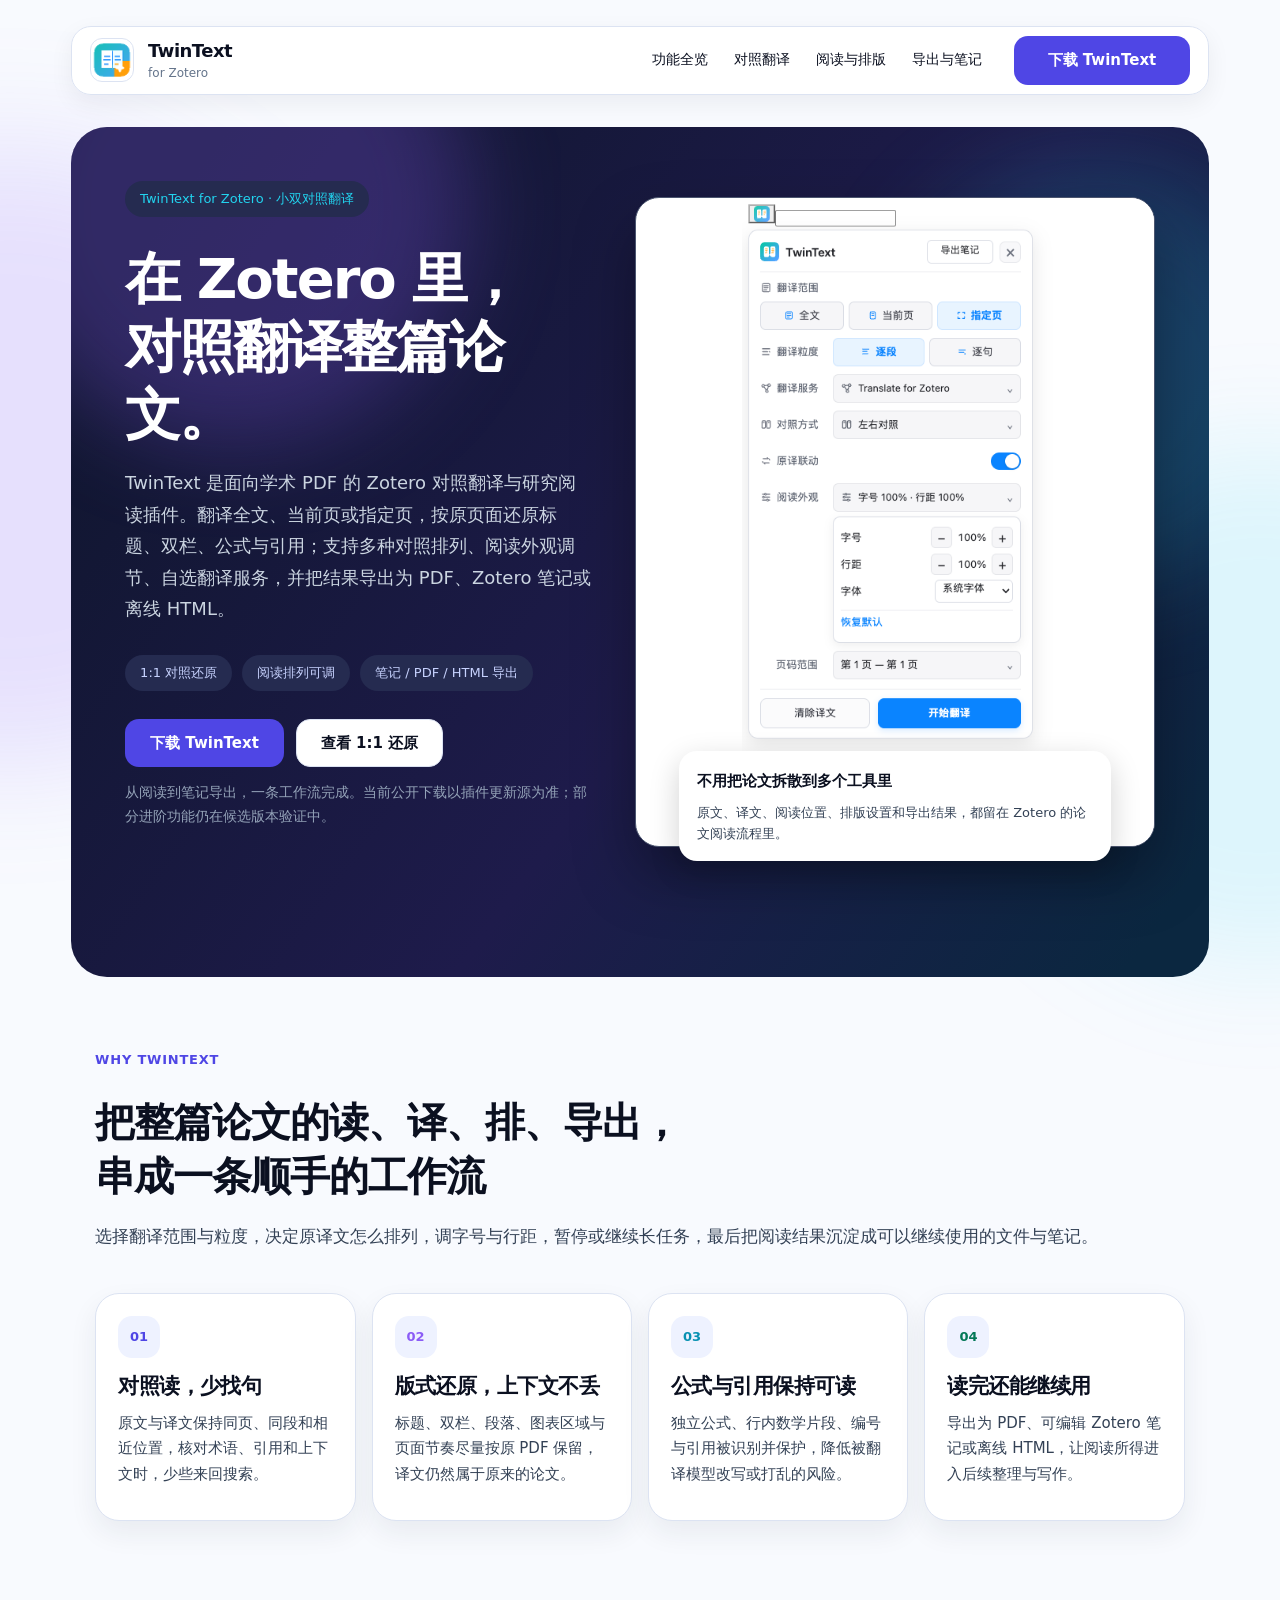
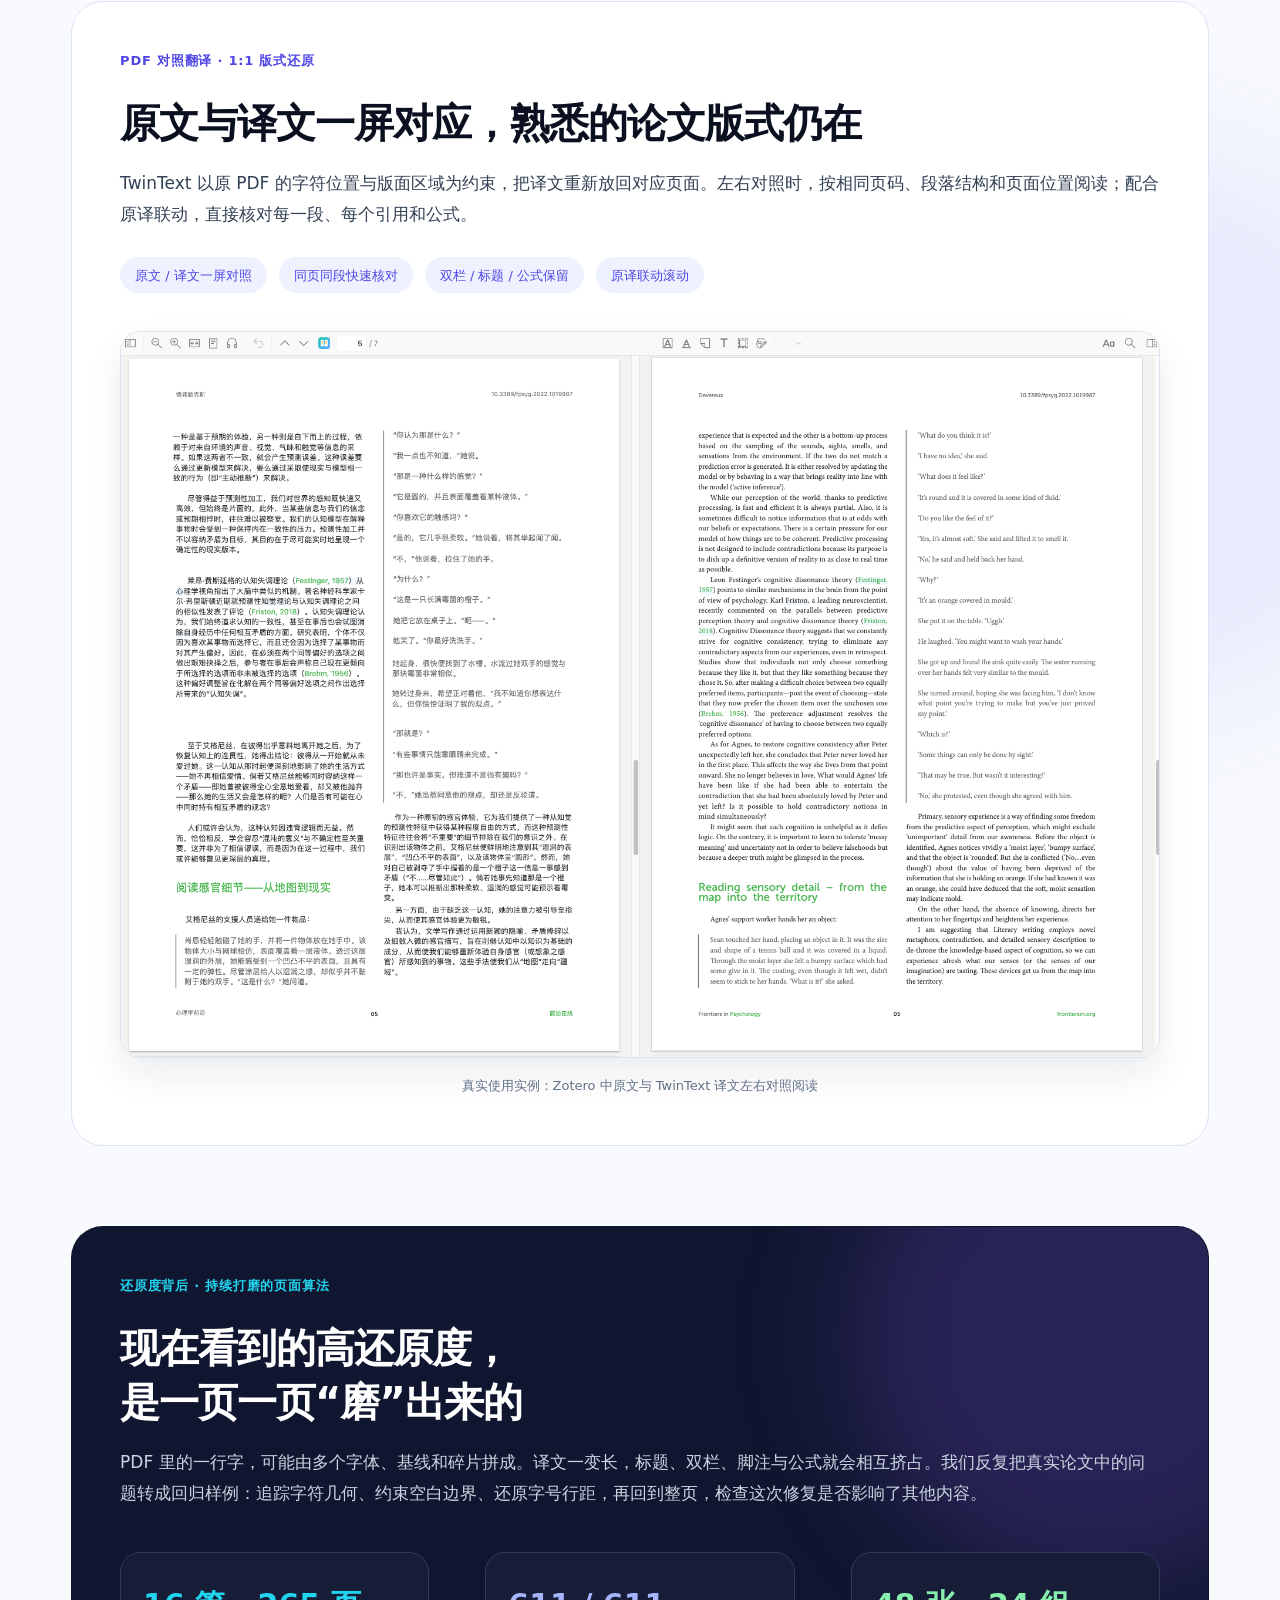
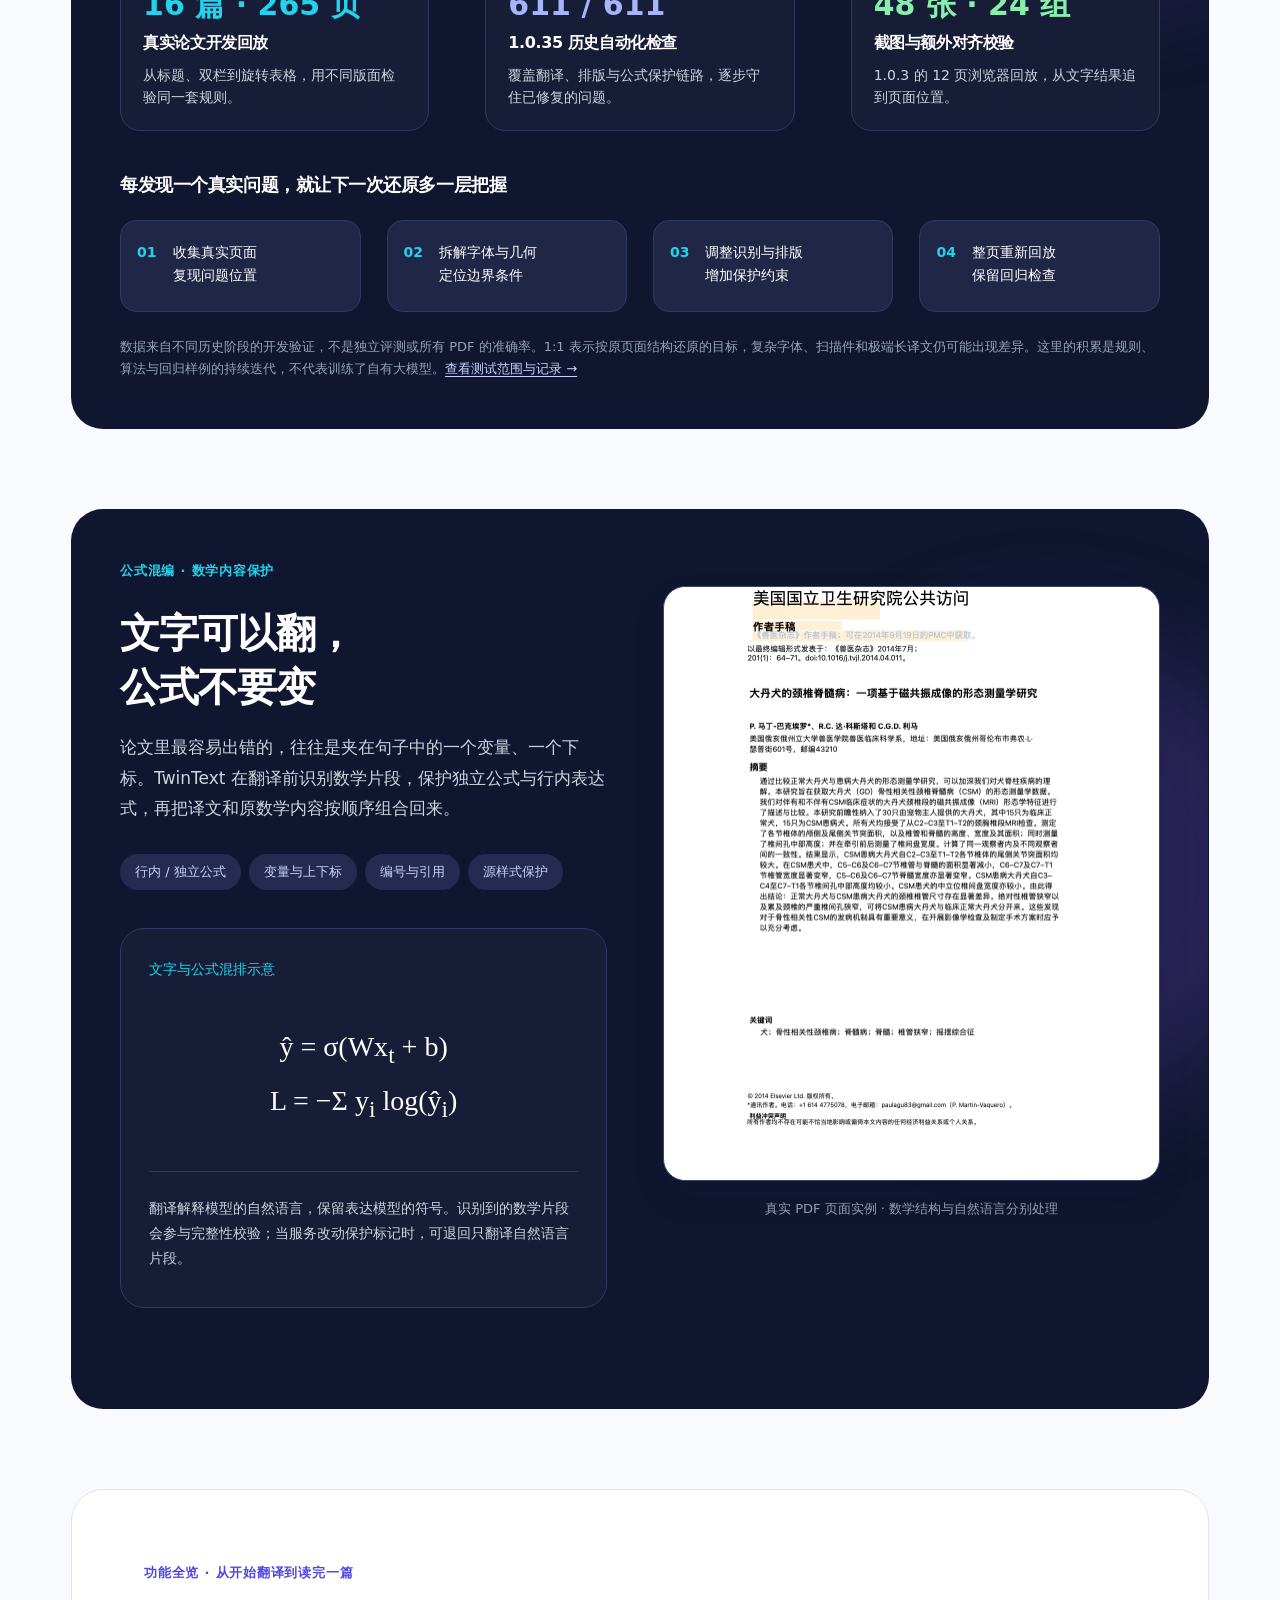
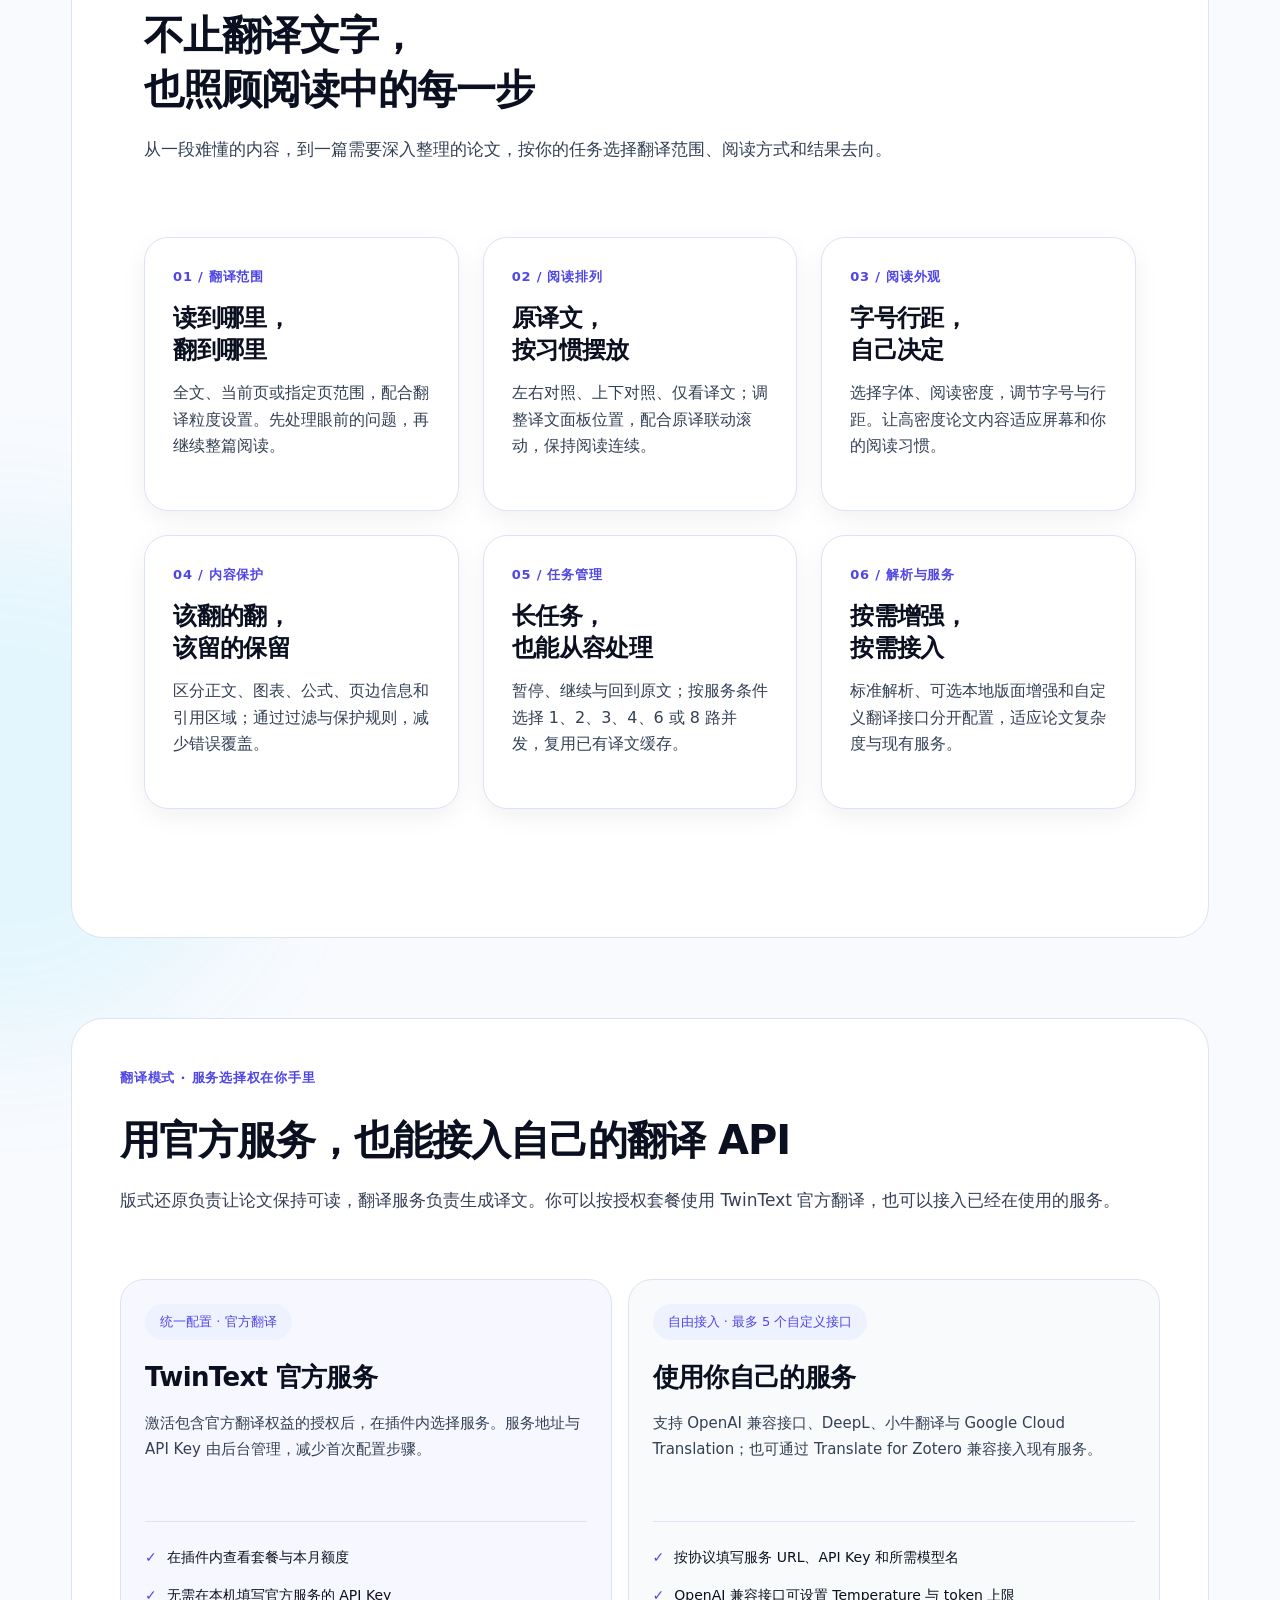
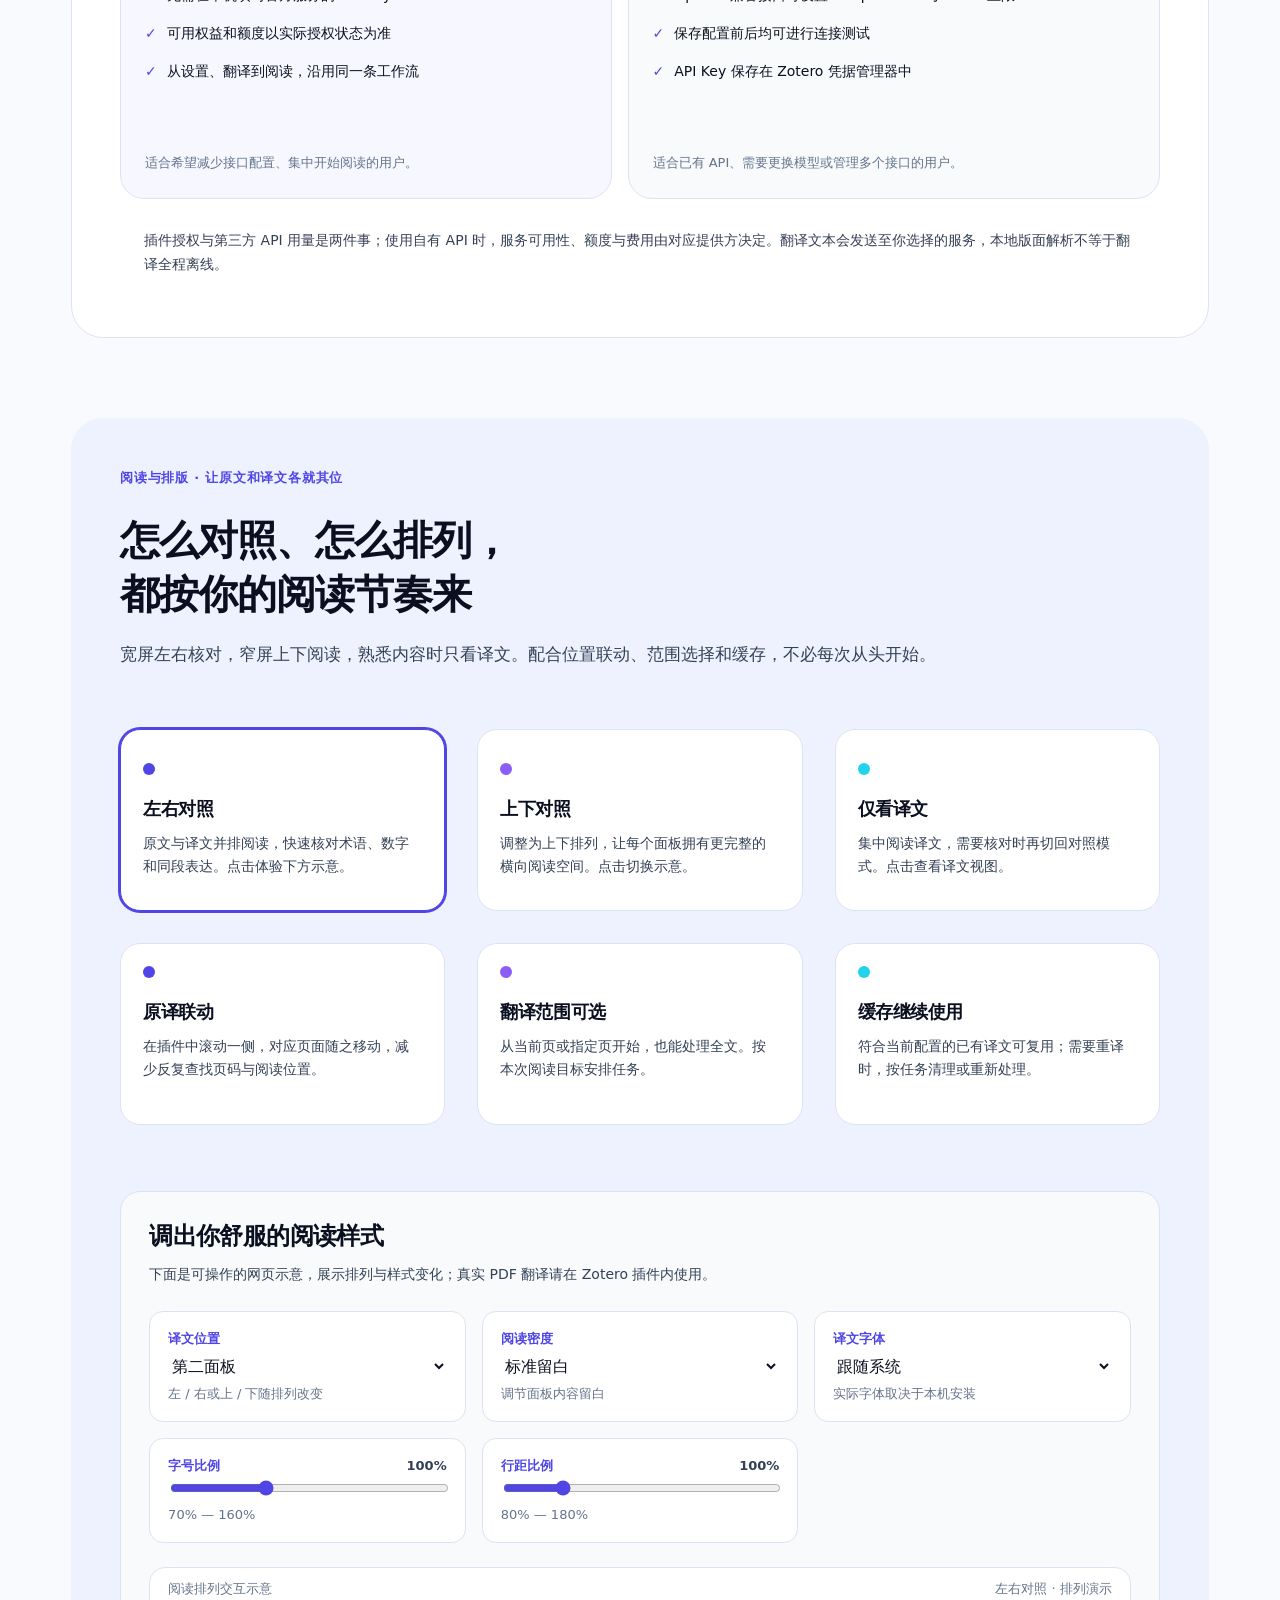
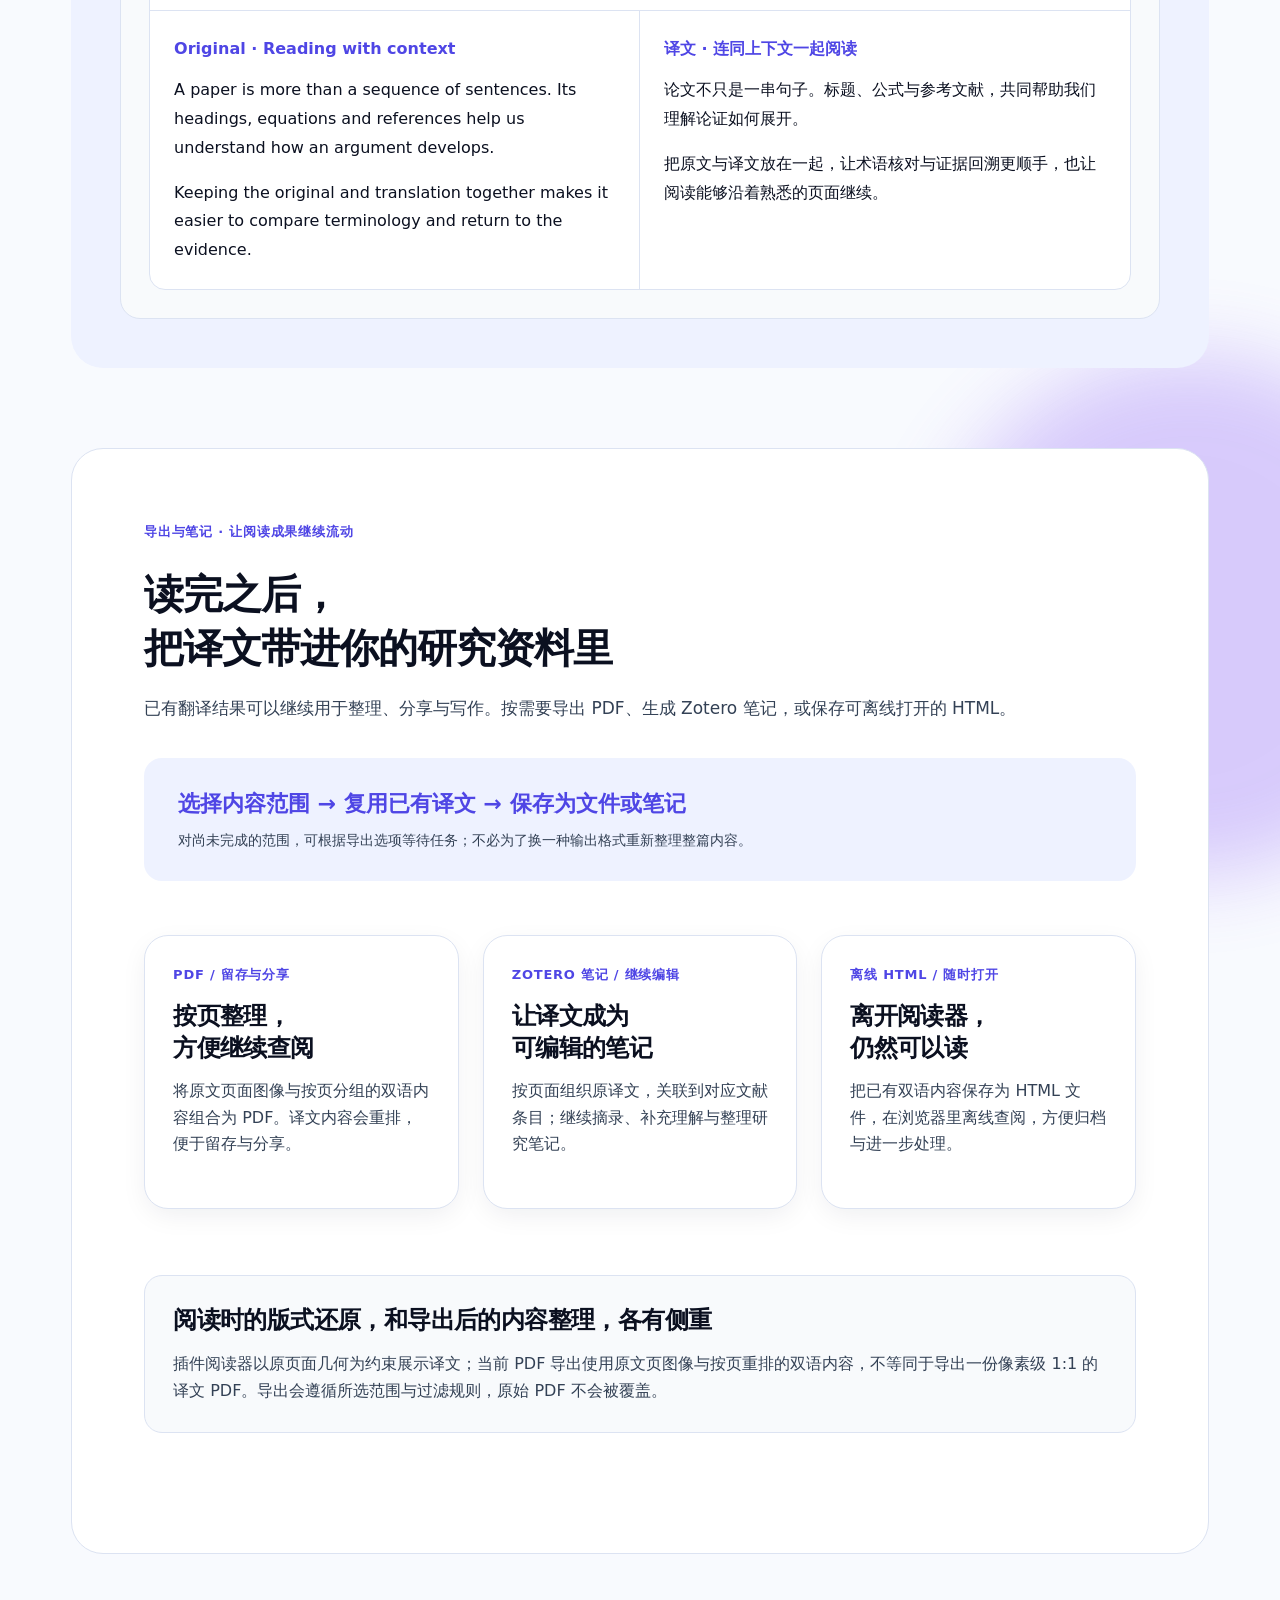
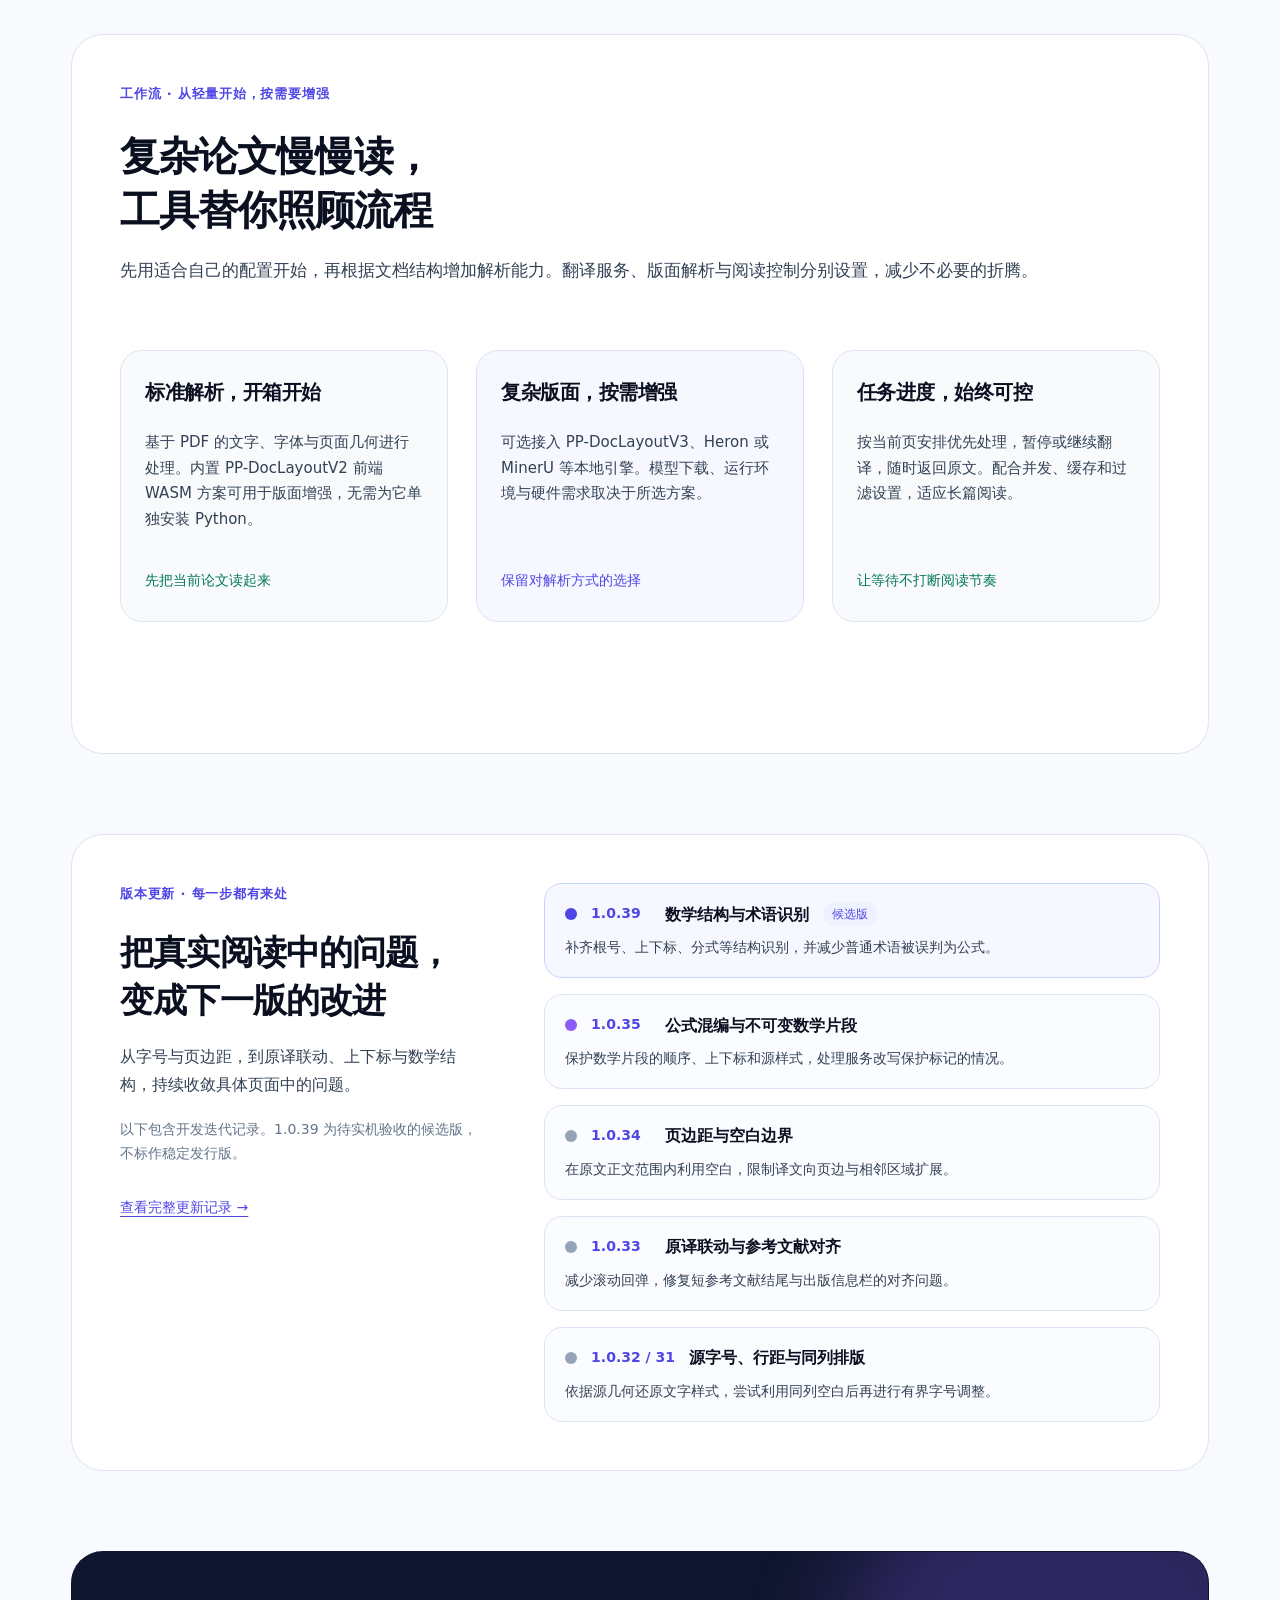
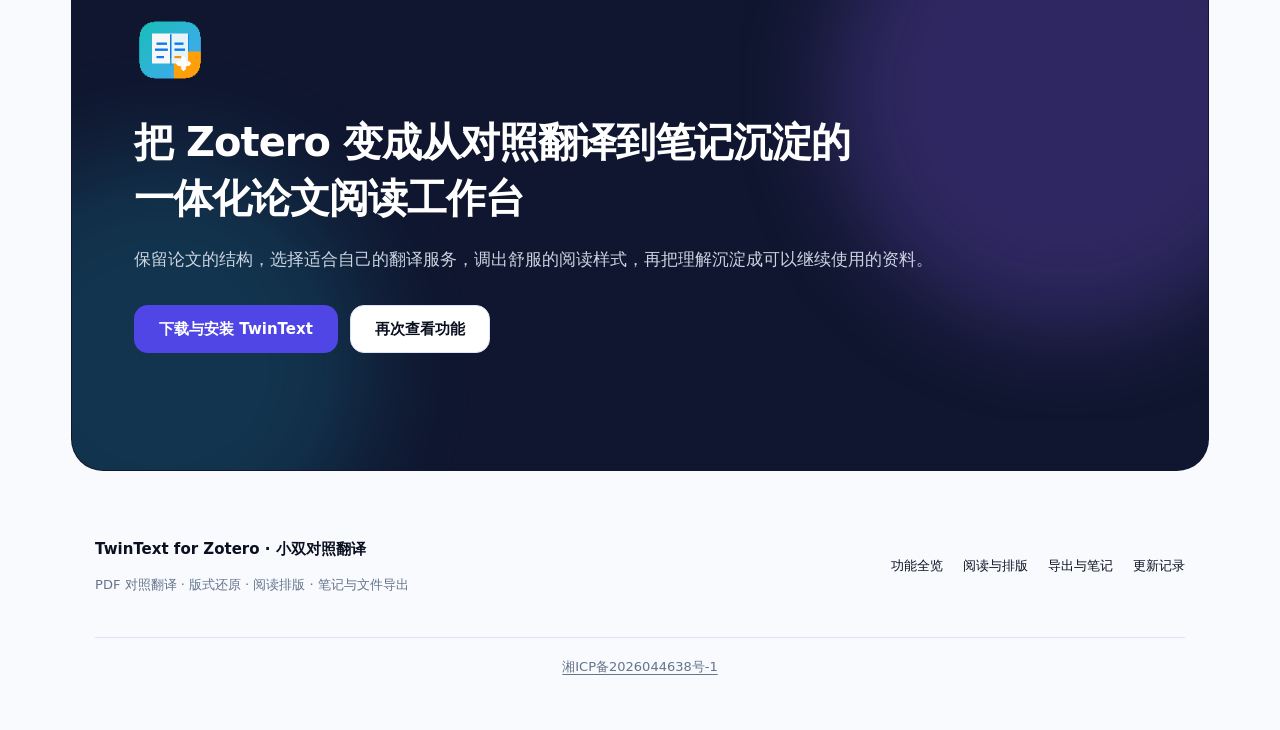
<file: index.html>
<!doctype html>
<html lang="zh-CN">
<head>
  <meta charset="utf-8">
  <meta name="viewport" content="width=device-width, initial-scale=1">
  <meta name="theme-color" content="#10162f">
  <title>TwinText for Zotero · 小双对照翻译 | 把论文读、译、排、导出串起来</title>
  <meta name="description" content="在 Zotero 里对照翻译整篇论文。TwinText 按原 PDF 版式还原译文，保护公式与引用，支持阅读排列、字号行距调节、自选翻译服务，以及 PDF、Zotero 笔记和离线 HTML 导出。">
  <meta property="og:type" content="website">
  <meta property="og:locale" content="zh_CN">
  <meta property="og:title" content="TwinText for Zotero · 小双对照翻译">
  <meta property="og:description" content="在 Zotero 里，对照翻译整篇论文。版式还原、公式保护、阅读排版与笔记导出。">
  <link rel="icon" href="assets/logo.png" type="image/png">
  <link rel="stylesheet" href="styles.css">
  <script src="app.js" defer></script>
</head>
<body>
  <a class="skip-link" href="#main">跳到主要内容</a>
  <div class="page-glows" aria-hidden="true">
    <img class="bg-violet" src="assets/bg-violet.svg" alt="">
    <img class="bg-cyan" src="assets/bg-cyan.svg" alt="">
    <img class="bg-brand" src="assets/bg-brand.svg" alt="">
    <img class="bg-cyan-2" src="assets/bg-cyan-2.svg" alt="">
    <img class="bg-export" src="assets/bg-export.svg" alt="">
  </div>
  <header class="nav container" data-node-id="32:35">
    <a class="brand" href="./" aria-label="TwinText 首页">
      <img src="assets/logo.png" alt="" width="44" height="44">
      <span><strong>TwinText</strong><small>for Zotero</small></span>
    </a>
    <button class="menu-toggle" type="button" aria-controls="main-nav" aria-expanded="false" aria-label="打开导航菜单"><span></span><span></span><span></span></button>
    <nav id="main-nav" aria-label="主导航">
      <a href="#features">功能全览</a><a href="#comparison">对照翻译</a><a href="#reading">阅读与排版</a><a href="#export">导出与笔记</a>
    </nav>
    <a class="button primary nav-download" href="download.html">下载 TwinText</a>
  </header>
  <main id="main" class="container">
    <section class="hero dark" data-node-id="32:45" aria-labelledby="hero-title">
      <img class="decoration hero-glow" src="assets/hero-glow.svg" alt="">
      <img class="decoration hero-cyan" src="assets/hero-cyan.svg" alt="">
      <div class="hero-copy">
        <span class="pill cyan-text">TwinText for Zotero · 小双对照翻译</span>
        <h1 id="hero-title">在 Zotero 里，<br>对照翻译整篇论文。</h1>
        <p class="lead">TwinText 是面向学术 PDF 的 Zotero 对照翻译与研究阅读插件。翻译全文、当前页或指定页，按原页面还原标题、双栏、公式与引用；支持多种对照排列、阅读外观调节、自选翻译服务，并把结果导出为 PDF、Zotero 笔记或离线 HTML。</p>
        <div class="pills"><span class="pill">1:1 对照还原</span><span class="pill">阅读排列可调</span><span class="pill">笔记 / PDF / HTML 导出</span></div>
        <div class="actions"><a class="button primary" href="download.html">下载 TwinText</a><a class="button secondary" href="#comparison">查看 1:1 还原</a></div>
        <p class="small muted">从阅读到笔记导出，一条工作流完成。当前公开下载以插件更新源为准；部分进阶功能仍在候选版本验证中。</p>
      </div>
      <div class="product-visual">
        <div class="product-frame" data-node-id="32:64"><img src="assets/product.png" alt="TwinText 插件真实设置界面，展示翻译服务和阅读选项" fetchpriority="high"></div>
        <div class="product-tag"><strong>不用把论文拆散到多个工具里</strong><p>原文、译文、阅读位置、排版设置和导出结果，都留在 Zotero 的论文阅读流程里。</p></div>
      </div>
    </section>
    <section class="intro" aria-labelledby="why-title">
      <p class="eyebrow">WHY TWINTEXT</p>
      <h2 id="why-title">把整篇论文的读、译、排、导出，<br class="desktop-break">串成一条顺手的工作流</h2>
      <p class="section-intro">选择翻译范围与粒度，决定原译文怎么排列，调字号与行距，暂停或继续长任务，最后把阅读结果沉淀成可以继续使用的文件与笔记。</p>
      <div class="benefits grid four">
        <article class="benefit"><span class="index">01</span><h3>对照读，少找句</h3><p>原文与译文保持同页、同段和相近位置，核对术语、引用和上下文时，少些来回搜索。</p></article>
        <article class="benefit"><span class="index violet-text">02</span><h3>版式还原，上下文不丢</h3><p>标题、双栏、段落、图表区域与页面节奏尽量按原 PDF 保留，译文仍然属于原来的论文。</p></article>
        <article class="benefit"><span class="index teal-text">03</span><h3>公式与引用保持可读</h3><p>独立公式、行内数学片段、编号与引用被识别并保护，降低被翻译模型改写或打乱的风险。</p></article>
        <article class="benefit"><span class="index green-text">04</span><h3>读完还能继续用</h3><p>导出为 PDF、可编辑 Zotero 笔记或离线 HTML，让阅读所得进入后续整理与写作。</p></article>
      </div>
    </section>
    <section id="comparison" class="section comparison" data-node-id="32:91" aria-labelledby="comparison-title">
      <p class="eyebrow">PDF 对照翻译 · 1:1 版式还原</p>
      <h2 id="comparison-title">原文与译文一屏对应，<br class="mobile-break">熟悉的论文版式仍在</h2>
      <p class="section-intro">TwinText 以原 PDF 的字符位置与版面区域为约束，把译文重新放回对应页面。左右对照时，按相同页码、段落结构和页面位置阅读；配合原译联动，直接核对每一段、每个引用和公式。</p>
      <div class="pills"><span class="pill">原文 / 译文一屏对照</span><span class="pill">同页同段快速核对</span><span class="pill">双栏 / 标题 / 公式保留</span><span class="pill">原译联动滚动</span></div>
      <figure class="comparison-figure">
        <button class="image-button" type="button" data-lightbox="assets/comparison.png" data-caption="真实使用实例：Zotero 中原文与 TwinText 译文左右对照阅读" aria-label="放大查看完整对照翻译实例">
          <img src="assets/comparison.png" alt="同一论文的完整左右对照实例：左侧中文译文与右侧英文原文的双栏、绿色标题和引用位置对应" width="1768" height="1235" loading="lazy">
          <span class="zoom-hint">点击查看原图</span>
        </button>
        <figcaption>真实使用实例：Zotero 中原文与 TwinText 译文左右对照阅读</figcaption>
      </figure>
    </section>
    <section id="quality" class="section proof dark" data-node-id="32:241" aria-labelledby="quality-title">
      <img class="decoration proof-glow" src="assets/proof-glow.svg" alt="" loading="lazy">
      <p class="eyebrow">还原度背后 · 持续打磨的页面算法</p>
      <h2 id="quality-title">现在看到的高还原度，<br>是一页一页“磨”出来的</h2>
      <p class="section-intro">PDF 里的一行字，可能由多个字体、基线和碎片拼成。译文一变长，标题、双栏、脚注与公式就会相互挤占。我们反复把真实论文中的问题转成回归样例：追踪字符几何、约束空白边界、还原字号行距，再回到整页，检查这次修复是否影响了其他内容。</p>
      <div class="stats grid three">
        <article class="stat"><p class="number">16 篇 · 265 页</p><h3>真实论文开发回放</h3><p>从标题、双栏到旋转表格，用不同版面检验同一套规则。</p></article>
        <article class="stat"><p class="number">611 / 611</p><h3>1.0.35 历史自动化检查</h3><p>覆盖翻译、排版与公式保护链路，逐步守住已修复的问题。</p></article>
        <article class="stat"><p class="number">48 张 · 24 组</p><h3>截图与额外对齐校验</h3><p>1.0.3 的 12 页浏览器回放，从文字结果追到页面位置。</p></article>
      </div>
      <h3 class="iteration-title">每发现一个真实问题，就让下一次还原多一层把握</h3>
      <ol class="iteration"><li><b>01</b><span>收集真实页面<br>复现问题位置</span></li><li><b>02</b><span>拆解字体与几何<br>定位边界条件</span></li><li><b>03</b><span>调整识别与排版<br>增加保护约束</span></li><li><b>04</b><span>整页重新回放<br>保留回归检查</span></li></ol>
      <p class="proof-footnote">数据来自不同历史阶段的开发验证，不是独立评测或所有 PDF 的准确率。1:1 表示按原页面结构还原的目标，复杂字体、扫描件和极端长译文仍可能出现差异。这里的积累是规则、算法与回归样例的持续迭代，不代表训练了自有大模型。<a href="evidence.html">查看测试范围与记录 →</a></p>
    </section>
    <section id="formula" class="section formula dark" data-node-id="32:105" aria-labelledby="formula-title">
      <img class="decoration math-glow" src="assets/math-glow.svg" alt="" loading="lazy">
      <div class="formula-copy">
        <p class="eyebrow">公式混编 · 数学内容保护</p>
        <h2 id="formula-title">文字可以翻，<br>公式不要变</h2>
        <p class="section-intro">论文里最容易出错的，往往是夹在句子中的一个变量、一个下标。TwinText 在翻译前识别数学片段，保护独立公式与行内表达式，再把译文和原数学内容按顺序组合回来。</p>
        <div class="pills"><span class="pill">行内 / 独立公式</span><span class="pill">变量与上下标</span><span class="pill">编号与引用</span><span class="pill">源样式保护</span></div>
        <div class="formula-demo"><p class="small cyan-text">文字与公式混排示意</p><div class="equations" aria-label="y 帽等于 sigma 括号 W x 下标 t 加 b；L 等于负的 y 下标 i 乘以 log y 帽下标 i 的和"><div>ŷ = σ(Wx<sub>t</sub> + b)</div><div>L = −Σ y<sub>i</sub> log(ŷ<sub>i</sub>)</div></div><p class="small">翻译解释模型的自然语言，保留表达模型的符号。识别到的数学片段会参与完整性校验；当服务改动保护标记时，可退回只翻译自然语言片段。</p></div>
      </div>
      <figure><button class="image-button" type="button" data-lightbox="assets/formula.png" data-caption="真实 PDF 页面中的公式混排细节" aria-label="放大查看公式混排实例"><img src="assets/formula.png" alt="论文真实页面：自然语言段落与独立公式、编号及行内数学符号混排" width="918" height="1188" loading="lazy"><span class="zoom-hint">点击查看公式细节</span></button><figcaption>真实 PDF 页面实例 · 数学结构与自然语言分别处理</figcaption></figure>
    </section>
    <section id="features" class="section capabilities" data-node-id="33:44" aria-labelledby="features-title">
      <p class="eyebrow">功能全览 · 从开始翻译到读完一篇</p>
      <h2 id="features-title">不止翻译文字，<br>也照顾阅读中的每一步</h2>
      <p class="section-intro">从一段难懂的内容，到一篇需要深入整理的论文，按你的任务选择翻译范围、阅读方式和结果去向。</p>
      <div class="capability-grid grid three">
        <article class="feature-card"><p class="eyebrow">01 / 翻译范围</p><h3>读到哪里，<br>翻到哪里</h3><p>全文、当前页或指定页范围，配合翻译粒度设置。先处理眼前的问题，再继续整篇阅读。</p></article>
        <article class="feature-card"><p class="eyebrow">02 / 阅读排列</p><h3>原译文，<br>按习惯摆放</h3><p>左右对照、上下对照、仅看译文；调整译文面板位置，配合原译联动滚动，保持阅读连续。</p></article>
        <article class="feature-card"><p class="eyebrow">03 / 阅读外观</p><h3>字号行距，<br>自己决定</h3><p>选择字体、阅读密度，调节字号与行距。让高密度论文内容适应屏幕和你的阅读习惯。</p></article>
        <article class="feature-card"><p class="eyebrow">04 / 内容保护</p><h3>该翻的翻，<br>该留的保留</h3><p>区分正文、图表、公式、页边信息和引用区域；通过过滤与保护规则，减少错误覆盖。</p></article>
        <article class="feature-card"><p class="eyebrow">05 / 任务管理</p><h3>长任务，<br>也能从容处理</h3><p>暂停、继续与回到原文；按服务条件选择 1、2、3、4、6 或 8 路并发，复用已有译文缓存。</p></article>
        <article class="feature-card"><p class="eyebrow">06 / 解析与服务</p><h3>按需增强，<br>按需接入</h3><p>标准解析、可选本地版面增强和自定义翻译接口分开配置，适应论文复杂度与现有服务。</p></article>
      </div>
    </section>
    <section id="services" class="section services" data-node-id="32:123" aria-labelledby="services-title">
      <p class="eyebrow">翻译模式 · 服务选择权在你手里</p>
      <h2 id="services-title">用官方服务，<br class="mobile-break">也能接入自己的翻译 API</h2>
      <p class="section-intro">版式还原负责让论文保持可读，翻译服务负责生成译文。你可以按授权套餐使用 TwinText 官方翻译，也可以接入已经在使用的服务。</p>
      <div class="service-cards grid two">
        <article class="service-card"><span class="pill">统一配置 · 官方翻译</span><h3>TwinText 官方服务</h3><p>激活包含官方翻译权益的授权后，在插件内选择服务。服务地址与 API Key 由后台管理，减少首次配置步骤。</p><ul class="service-points"><li>在插件内查看套餐与本月额度</li><li>无需在本机填写官方服务的 API Key</li><li>可用权益和额度以实际授权状态为准</li><li>从设置、翻译到阅读，沿用同一条工作流</li></ul><p class="service-audience">适合希望减少接口配置、集中开始阅读的用户。</p></article>
        <article class="service-card"><span class="pill">自由接入 · 最多 5 个自定义接口</span><h3>使用你自己的服务</h3><p>支持 OpenAI 兼容接口、DeepL、小牛翻译与 Google Cloud Translation；也可通过 Translate for Zotero 兼容接入现有服务。</p><ul class="service-points"><li>按协议填写服务 URL、API Key 和所需模型名</li><li>OpenAI 兼容接口可设置 Temperature 与 token 上限</li><li>保存配置前后均可进行连接测试</li><li>API Key 保存在 Zotero 凭据管理器中</li></ul><p class="service-audience">适合已有 API、需要更换模型或管理多个接口的用户。</p></article>
      </div>
      <p class="service-note">插件授权与第三方 API 用量是两件事；使用自有 API 时，服务可用性、额度与费用由对应提供方决定。翻译文本会发送至你选择的服务，本地版面解析不等于翻译全程离线。</p>
    </section>
    <section id="reading" class="section reading" data-node-id="32:148" aria-labelledby="reading-title">
      <p class="eyebrow">阅读与排版 · 让原文和译文各就其位</p>
      <h2 id="reading-title">怎么对照、怎么排列，<br>都按你的阅读节奏来</h2>
      <p class="section-intro">宽屏左右核对，窄屏上下阅读，熟悉内容时只看译文。配合位置联动、范围选择和缓存，不必每次从头开始。</p>
      <div class="mode-grid grid three">
        <button class="mode-card" type="button" data-reader-layout="horizontal" aria-pressed="true" aria-controls="reader-preview"><img src="assets/dot-indigo.svg" alt=""><h3>左右对照</h3><p>原文与译文并排阅读，快速核对术语、数字和同段表达。点击体验下方示意。</p></button>
        <button class="mode-card" type="button" data-reader-layout="vertical" aria-pressed="false" aria-controls="reader-preview"><img src="assets/dot-violet.svg" alt=""><h3>上下对照</h3><p>调整为上下排列，让每个面板拥有更完整的横向阅读空间。点击切换示意。</p></button>
        <button class="mode-card" type="button" data-reader-layout="translation" aria-pressed="false" aria-controls="reader-preview"><img src="assets/dot-cyan.svg" alt=""><h3>仅看译文</h3><p>集中阅读译文，需要核对时再切回对照模式。点击查看译文视图。</p></button>
        <article class="mode-card"><img src="assets/dot-indigo.svg" alt=""><h3>原译联动</h3><p>在插件中滚动一侧，对应页面随之移动，减少反复查找页码与阅读位置。</p></article>
        <article class="mode-card"><img src="assets/dot-violet.svg" alt=""><h3>翻译范围可选</h3><p>从当前页或指定页开始，也能处理全文。按本次阅读目标安排任务。</p></article>
        <article class="mode-card"><img src="assets/dot-cyan.svg" alt=""><h3>缓存继续使用</h3><p>符合当前配置的已有译文可复用；需要重译时，按任务清理或重新处理。</p></article>
      </div>
      <div class="reading-controls"><h3>调出你舒服的阅读样式</h3><p>下面是可操作的网页示意，展示排列与样式变化；真实 PDF 翻译请在 Zotero 插件内使用。</p>
        <div class="control-grid grid three">
          <div class="control"><label for="reader-pane">译文位置</label><select id="reader-pane"><option value="secondary">第二面板</option><option value="primary">第一面板</option></select><small>左 / 右或上 / 下随排列改变</small></div>
          <div class="control"><label for="reader-density">阅读密度</label><select id="reader-density"><option value="standard">标准留白</option><option value="compact">紧凑</option><option value="relaxed">宽松</option></select><small>调节面板内容留白</small></div>
          <div class="control"><label for="reader-font">译文字体</label><select id="reader-font"><option value="system">跟随系统</option><option value="serif">衬线字体</option><option value="sans">无衬线字体</option></select><small>实际字体取决于本机安装</small></div>
          <div class="control"><label class="range-label" for="reader-size">字号比例 <output for="reader-size">100%</output></label><input id="reader-size" type="range" min="70" max="160" value="100" step="5"><small>70% — 160%</small></div>
          <div class="control"><label class="range-label" for="reader-line">行距比例 <output for="reader-line">100%</output></label><input id="reader-line" type="range" min="80" max="180" value="100" step="5"><small>80% — 180%</small></div>
        </div>
        <div id="reader-preview" class="reading-demo"><div class="demo-bar"><span>阅读排列交互示意</span><span id="layout-status" role="status">左右对照 · 排列演示</span></div><div class="demo-pages" data-layout="horizontal" data-pane="secondary" data-density="standard" tabindex="0" role="region" aria-label="阅读排列预览"><article class="demo-page demo-source" lang="en"><h4>Original · Reading with context</h4><p>A paper is more than a sequence of sentences. Its headings, equations and references help us understand how an argument develops.</p><p>Keeping the original and translation together makes it easier to compare terminology and return to the evidence.</p></article><article class="demo-page demo-translation"><h4>译文 · 连同上下文一起阅读</h4><p>论文不只是一串句子。标题、公式与参考文献，共同帮助我们理解论证如何展开。</p><p>把原文与译文放在一起，让术语核对与证据回溯更顺手，也让阅读能够沿着熟悉的页面继续。</p></article></div></div>
        <p class="reader-mobile-hint small">窄屏下，左右对照可横向滑动查看，也可以切换为上下对照。</p>
      </div>
    </section>
    <section id="export" class="section exports" data-node-id="33:72" aria-labelledby="export-title">
      <p class="eyebrow">导出与笔记 · 让阅读成果继续流动</p>
      <h2 id="export-title">读完之后，<br>把译文带进你的研究资料里</h2>
      <p class="section-intro">已有翻译结果可以继续用于整理、分享与写作。按需要导出 PDF、生成 Zotero 笔记，或保存可离线打开的 HTML。</p>
      <div class="export-flow"><strong>选择内容范围 → 复用已有译文 → 保存为文件或笔记</strong><p>对尚未完成的范围，可根据导出选项等待任务；不必为了换一种输出格式重新整理整篇内容。</p></div>
      <div class="export-grid grid three">
        <article class="feature-card"><p class="eyebrow">PDF / 留存与分享</p><h3>按页整理，<br>方便继续查阅</h3><p>将原文页面图像与按页分组的双语内容组合为 PDF。译文内容会重排，便于留存与分享。</p></article>
        <article class="feature-card"><p class="eyebrow">ZOTERO 笔记 / 继续编辑</p><h3>让译文成为<br>可编辑的笔记</h3><p>按页面组织原译文，关联到对应文献条目；继续摘录、补充理解与整理研究笔记。</p></article>
        <article class="feature-card"><p class="eyebrow">离线 HTML / 随时打开</p><h3>离开阅读器，<br>仍然可以读</h3><p>把已有双语内容保存为 HTML 文件，在浏览器里离线查阅，方便归档与进一步处理。</p></article>
      </div>
      <div class="export-note"><h3>阅读时的版式还原，和导出后的内容整理，各有侧重</h3><p>插件阅读器以原页面几何为约束展示译文；当前 PDF 导出使用原文页图像与按页重排的双语内容，不等同于导出一份像素级 1:1 的译文 PDF。导出会遵循所选范围与过滤规则，原始 PDF 不会被覆盖。</p></div>
    </section>
    <section id="workflow" class="section workflow" data-node-id="32:176" aria-labelledby="workflow-title">
      <p class="eyebrow">工作流 · 从轻量开始，按需要增强</p>
      <h2 id="workflow-title">复杂论文慢慢读，<br>工具替你照顾流程</h2>
      <p class="section-intro">先用适合自己的配置开始，再根据文档结构增加解析能力。翻译服务、版面解析与阅读控制分别设置，减少不必要的折腾。</p>
      <div class="workflow-grid grid three">
        <article class="workflow-card"><h3>标准解析，开箱开始</h3><p>基于 PDF 的文字、字体与页面几何进行处理。内置 PP-DocLayoutV2 前端 WASM 方案可用于版面增强，无需为它单独安装 Python。</p><strong>先把当前论文读起来</strong></article>
        <article class="workflow-card"><h3>复杂版面，按需增强</h3><p>可选接入 PP-DocLayoutV3、Heron 或 MinerU 等本地引擎。模型下载、运行环境与硬件需求取决于所选方案。</p><strong>保留对解析方式的选择</strong></article>
        <article class="workflow-card"><h3>任务进度，始终可控</h3><p>按当前页安排优先处理，暂停或继续翻译，随时返回原文。配合并发、缓存和过滤设置，适应长篇阅读。</p><strong>让等待不打断阅读节奏</strong></article>
      </div>
    </section>
    <section id="versions" class="section history" data-node-id="32:205" aria-labelledby="versions-title">
      <div><p class="eyebrow">版本更新 · 每一步都有来处</p><h2 id="versions-title">把真实阅读中的问题，<br>变成下一版的改进</h2><p class="section-intro">从字号与页边距，到原译联动、上下标与数学结构，持续收敛具体页面中的问题。</p><p class="small muted" style="margin-top:18px">以下包含开发迭代记录。1.0.39 为待实机验收的候选版，不标作稳定发行版。</p><a class="text-link" href="changelog.html">查看完整更新记录 →</a></div>
      <ol class="release-list">
        <li class="release"><div class="release-heading"><img src="assets/dot-indigo.svg" alt=""><span class="release-version">1.0.39</span><h3>数学结构与术语识别</h3><span class="pill">候选版</span></div><p>补齐根号、上下标、分式等结构识别，并减少普通术语被误判为公式。</p></li>
        <li class="release"><div class="release-heading"><img src="assets/dot-violet.svg" alt=""><span class="release-version">1.0.35</span><h3>公式混编与不可变数学片段</h3></div><p>保护数学片段的顺序、上下标和源样式，处理服务改写保护标记的情况。</p></li>
        <li class="release"><div class="release-heading"><img src="assets/release-dot.svg" alt=""><span class="release-version">1.0.34</span><h3>页边距与空白边界</h3></div><p>在原文正文范围内利用空白，限制译文向页边与相邻区域扩展。</p></li>
        <li class="release"><div class="release-heading"><img src="assets/release-dot.svg" alt=""><span class="release-version">1.0.33</span><h3>原译联动与参考文献对齐</h3></div><p>减少滚动回弹，修复短参考文献结尾与出版信息栏的对齐问题。</p></li>
        <li class="release"><div class="release-heading"><img src="assets/release-dot.svg" alt=""><span class="release-version">1.0.32 / 31</span><h3>源字号、行距与同列排版</h3></div><p>依据源几何还原文字样式，尝试利用同列空白后再进行有界字号调整。</p></li>
      </ol>
    </section>
    <section class="section cta dark" data-node-id="32:192" aria-labelledby="cta-title">
      <img class="decoration cta-glow" src="assets/cta-glow.svg" alt="" loading="lazy"><img class="decoration cta-cyan" src="assets/cta-cyan.svg" alt="" loading="lazy">
      <img class="cta-logo" src="assets/logo.png" alt="TwinText" width="72" height="72" loading="lazy">
      <h2 id="cta-title">把 Zotero 变成从对照翻译到笔记沉淀的<br class="desktop-break">一体化论文阅读工作台</h2>
      <p class="section-intro">保留论文的结构，选择适合自己的翻译服务，调出舒服的阅读样式，再把理解沉淀成可以继续使用的资料。</p>
      <div class="actions"><a class="button primary" href="download.html">下载与安装 TwinText</a><a class="button secondary" href="#features">再次查看功能</a></div>
    </section>
  </main>
  <footer class="footer container"><div><strong>TwinText for Zotero · 小双对照翻译</strong><p>PDF 对照翻译 · 版式还原 · 阅读排版 · 笔记与文件导出</p></div><nav aria-label="页脚导航"><a href="#features">功能全览</a><a href="#reading">阅读与排版</a><a href="#export">导出与笔记</a><a href="changelog.html">更新记录</a></nav><div class="icp-record"><a href="https://beian.miit.gov.cn/" target="_blank" rel="noopener noreferrer">湘ICP备2026044638号-1</a></div></footer>
  <dialog class="lightbox" aria-label="产品截图放大查看"><button class="lightbox-close button" type="button" aria-label="关闭大图">关闭 ×</button><figure><img src="assets/comparison.png" alt=""><figcaption></figcaption></figure></dialog>
</body>
</html>
</file>
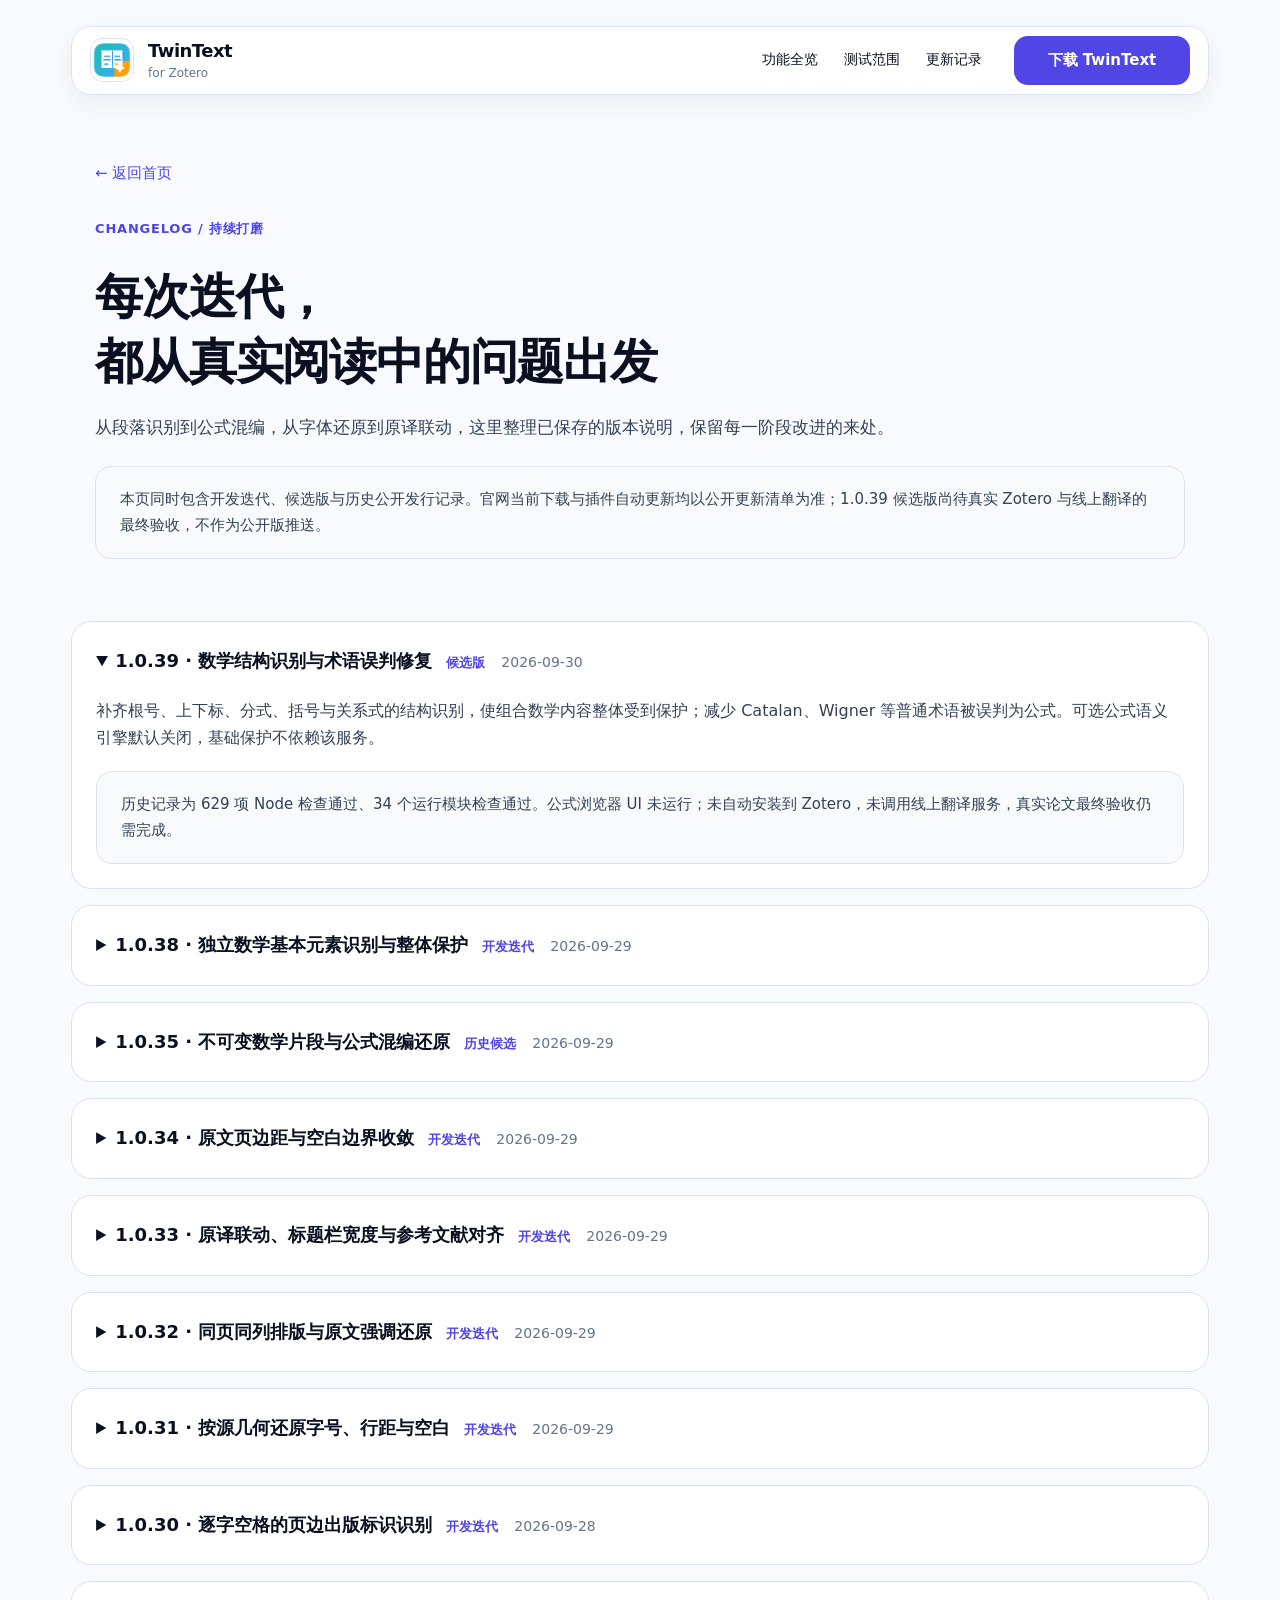
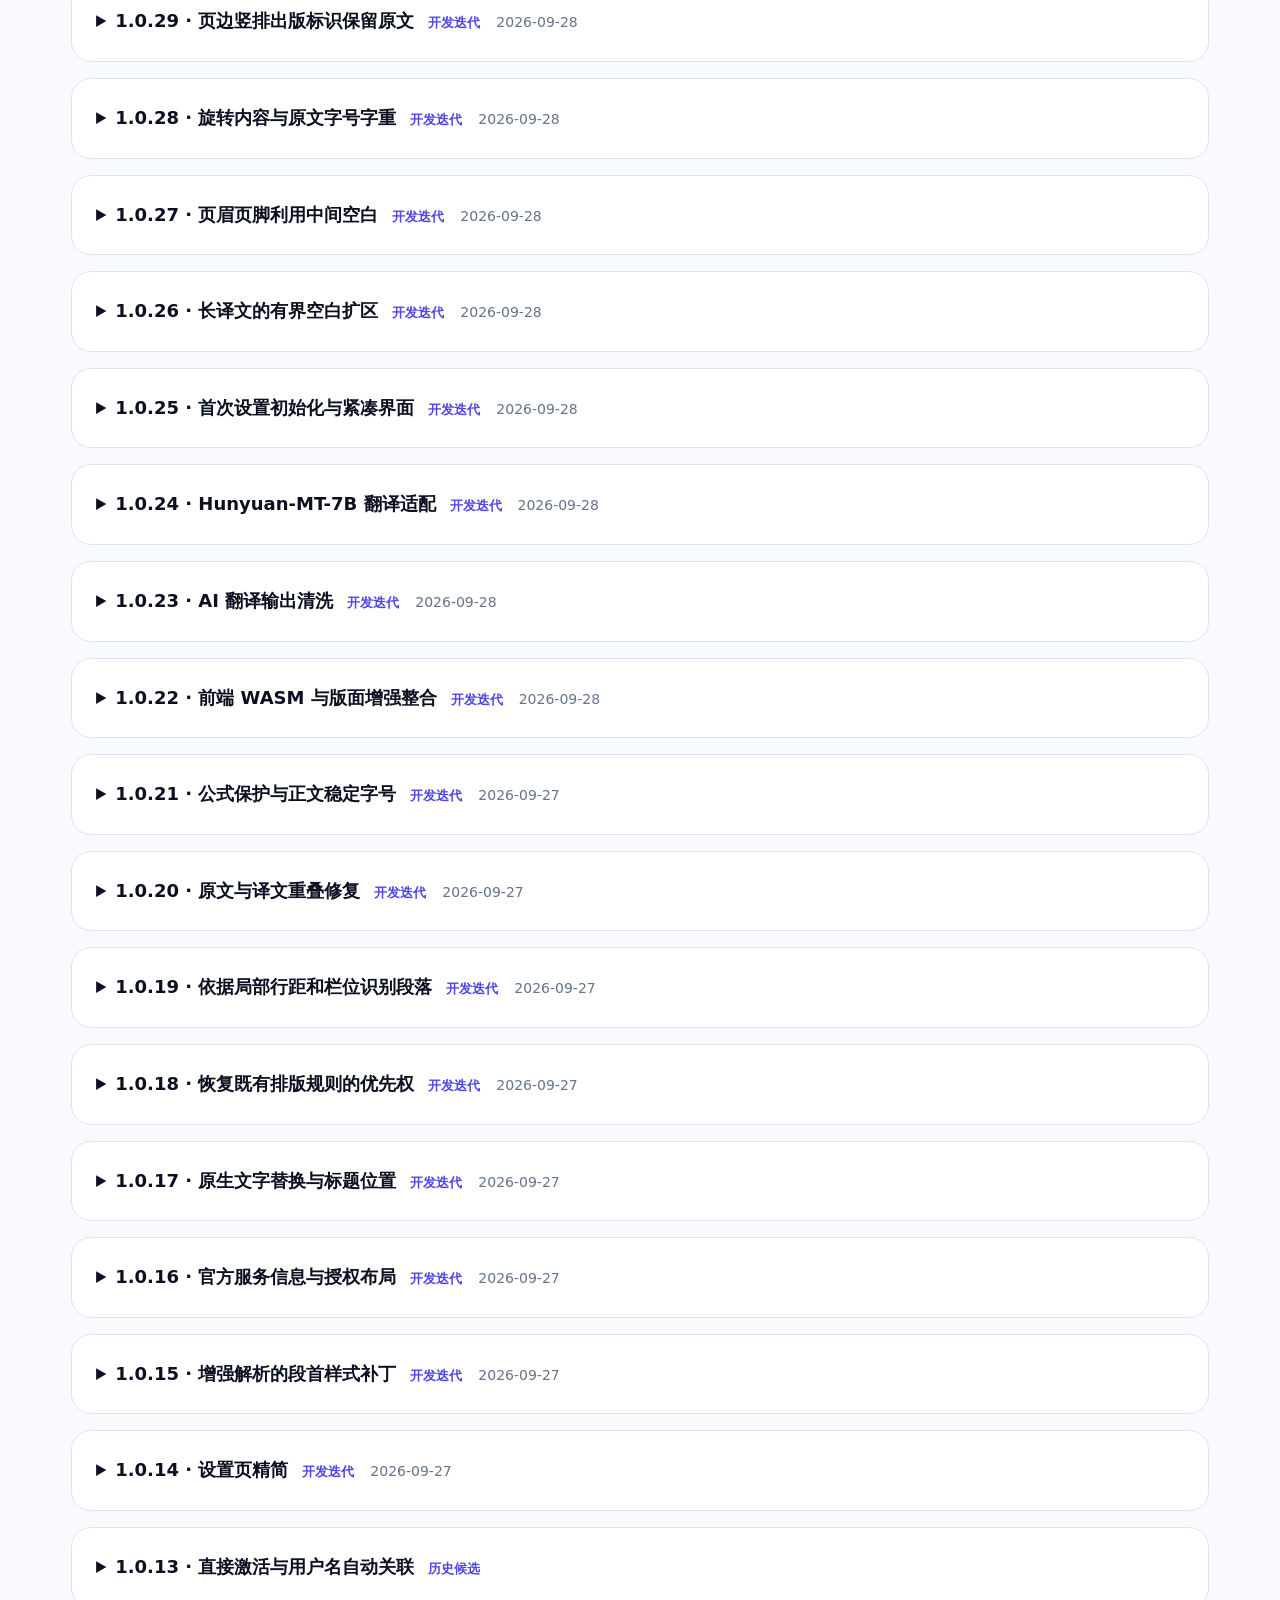
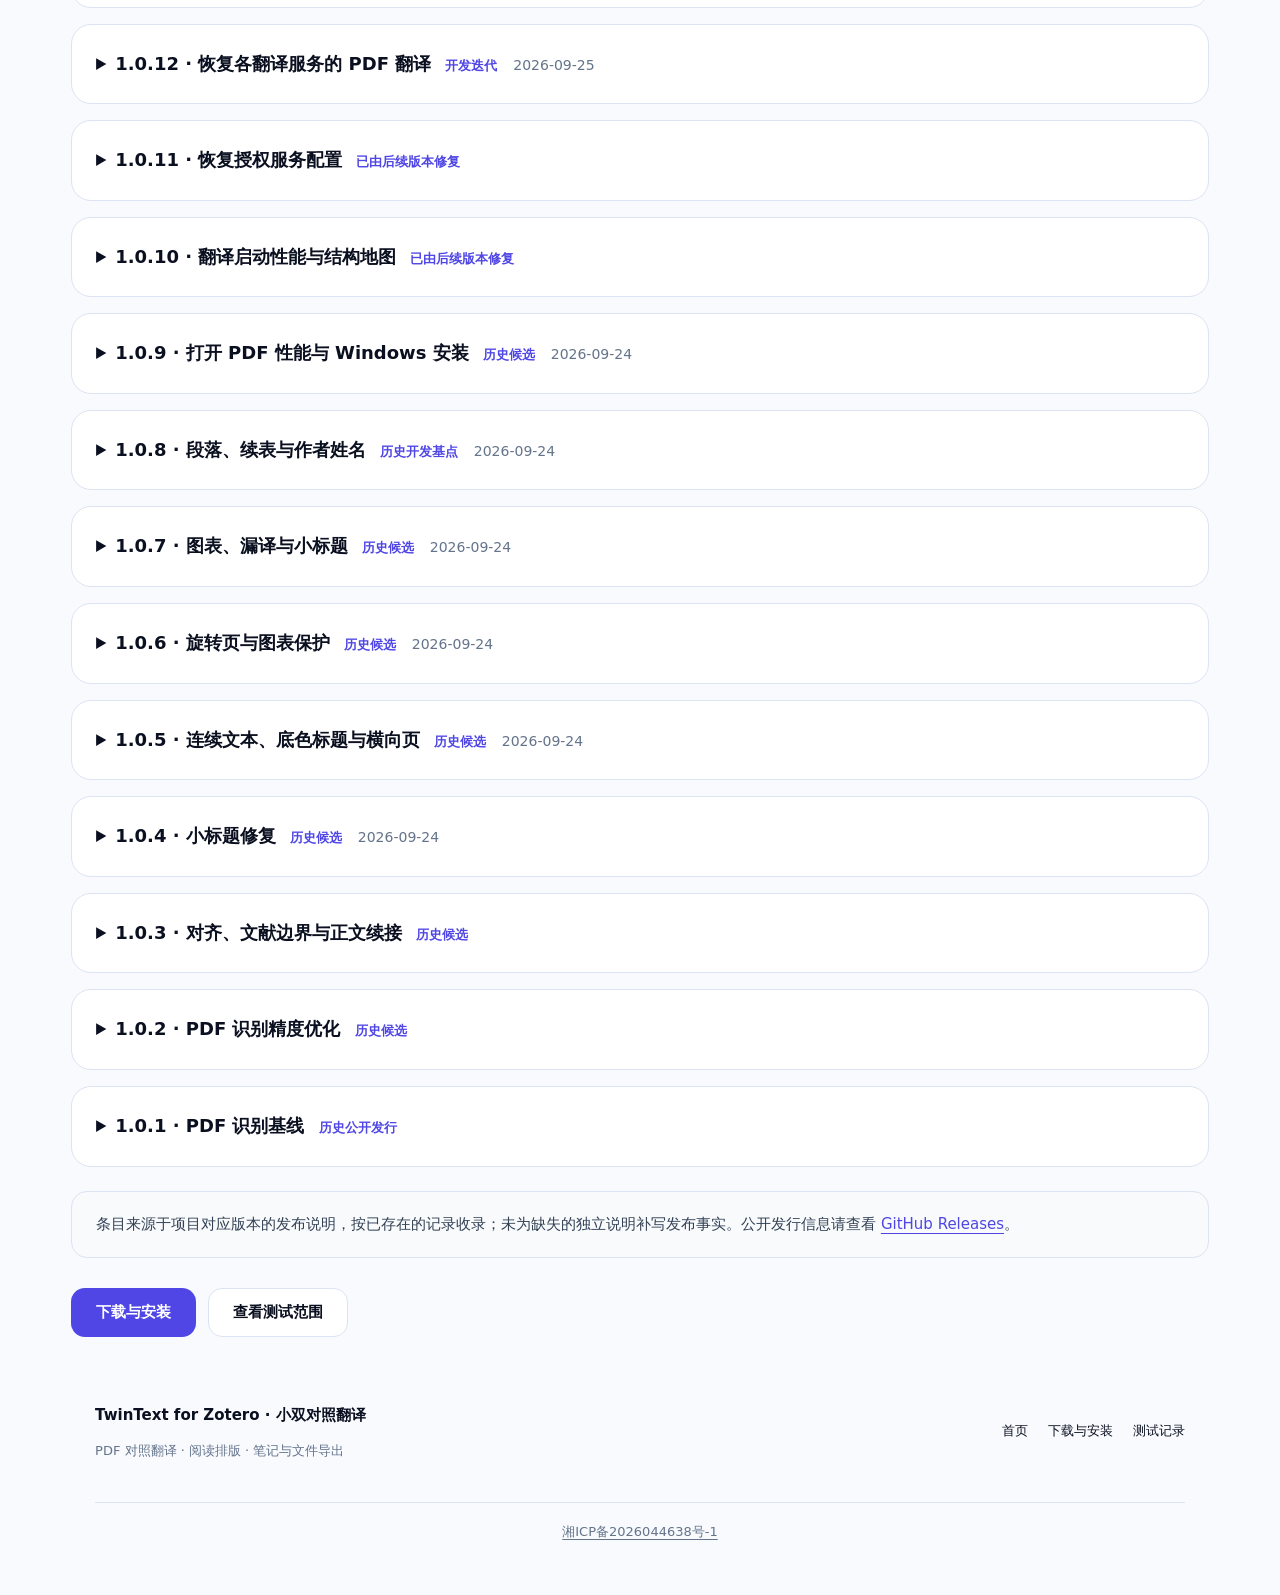
<file: changelog.html>
<!doctype html>
<html lang="zh-CN">
<head><meta charset="utf-8"><meta name="viewport" content="width=device-width, initial-scale=1"><meta name="theme-color" content="#10162f"><title>版本更新记录 · TwinText for Zotero</title><meta name="description" content="查看 TwinText 从 PDF 识别基线，到版式、阅读联动、公式混编和数学结构保护的版本迭代记录。"><link rel="icon" href="assets/logo.png" type="image/png"><link rel="stylesheet" href="styles.css"><script src="app.js" defer></script></head>
<body>
<a class="skip-link" href="#main">跳到主要内容</a>
<header class="nav container"><a class="brand" href="./" aria-label="TwinText 首页"><img src="assets/logo.png" alt="" width="44" height="44"><span><strong>TwinText</strong><small>for Zotero</small></span></a><button class="menu-toggle" type="button" aria-controls="main-nav" aria-expanded="false" aria-label="打开导航菜单"><span></span><span></span><span></span></button><nav id="main-nav" aria-label="主导航"><a href="index.html#features">功能全览</a><a href="evidence.html">测试范围</a><a href="changelog.html" aria-current="page">更新记录</a></nav><a class="button primary nav-download" href="download.html">下载 TwinText</a></header>
<main id="main" class="container subpage"><div class="subpage-heading"><a class="back-link" href="./">← 返回首页</a><p class="eyebrow">CHANGELOG / 持续打磨</p><h1>每次迭代，<br>都从真实阅读中的问题出发</h1><p class="section-intro">从段落识别到公式混编，从字体还原到原译联动，这里整理已保存的版本说明，保留每一阶段改进的来处。</p><p class="notice">本页同时包含开发迭代、候选版与历史公开发行记录。官网当前下载与插件自动更新均以公开更新清单为准；1.0.39 候选版尚待真实 Zotero 与线上翻译的最终验收，不作为公开版推送。</p></div><section class="release-full" aria-label="版本迭代记录"><details id="v1-0-39" open><summary>1.0.39 · 数学结构识别与术语误判修复<span class="release-status">候选版</span><time datetime="2026-09-30">2026-09-30</time></summary><p>补齐根号、上下标、分式、括号与关系式的结构识别，使组合数学内容整体受到保护；减少 Catalan、Wigner 等普通术语被误判为公式。可选公式语义引擎默认关闭，基础保护不依赖该服务。</p><p class="notice">历史记录为 629 项 Node 检查通过、34 个运行模块检查通过。公式浏览器 UI 未运行；未自动安装到 Zotero，未调用线上翻译服务，真实论文最终验收仍需完成。</p></details>
<details id="v1-0-38"><summary>1.0.38 · 独立数学基本元素识别与整体保护<span class="release-status">开发迭代</span><time datetime="2026-09-29">2026-09-29</time></summary><p>把数学字体、字形与几何证据放入独立识别通道，避免干扰普通正文的字体、字号、行距与版面计算。根据数学基本元素识别组合公式。</p></details>
<details id="v1-0-35"><summary>1.0.35 · 不可变数学片段与公式混编还原<span class="release-status">历史候选</span><time datetime="2026-09-29">2026-09-29</time></summary><p>在翻译前提取数学片段，保护变量、希腊字母、上下标与源字号比例；校验保护标记的数量、顺序与完整性。遇到服务改写标记时，可退回仅翻译自然语言片段。</p><p class="notice">历史 Node 检查 611/611；标题回放覆盖 12 页、48 张截图。该轮没有调用线上翻译服务或自动安装到 Zotero。</p></details>
<details id="v1-0-34"><summary>1.0.34 · 原文页边距与空白边界收敛<span class="release-status">开发迭代</span><time datetime="2026-09-29">2026-09-29</time></summary><p>根据可信正文块推断原文左右边界，让译文在正文范围内利用空白。双栏、背景信息框与固定障碍共同约束扩区，减少文字伸入页边。</p></details>
<details id="v1-0-33"><summary>1.0.33 · 原译联动、标题栏宽度与参考文献对齐<span class="release-status">开发迭代</span><time datetime="2026-09-29">2026-09-29</time></summary><p>修复短参考文献结尾误靠右与出版信息栏的标题宽度。联动滚动响应真实用户输入，合并重复同步，减少翻译过程中回弹与卡顿。</p></details>
<details id="v1-0-32"><summary>1.0.32 · 同页同列排版与原文强调还原<span class="release-status">开发迭代</span><time datetime="2026-09-29">2026-09-29</time></summary><p>保持标题的源起点，尝试利用同列空白并整体下推后续内容；无法容纳时回滚，再进行有界字号调整。依据原文证据保留局部粗体、斜体与字号。</p></details>
<details id="v1-0-31"><summary>1.0.31 · 按源几何还原字号、行距与空白<span class="release-status">开发迭代</span><time datetime="2026-09-29">2026-09-29</time></summary><p>保留原文逐行字体与基线证据，按真实行间距排布译文。针对顶部信息框、通讯作者脚注与正文密度调整空白探索，减少断字与错误扩区。</p></details>
<details id="v1-0-30"><summary>1.0.30 · 逐字空格的页边出版标识识别<span class="release-status">开发迭代</span><time datetime="2026-09-28">2026-09-28</time></summary><p>修复 PDF 将出版标识拆成逐字空格后漏判的问题，继续保留该类页边原文，避免生成不必要的翻译覆盖。</p></details>
<details id="v1-0-29"><summary>1.0.29 · 页边竖排出版标识保留原文<span class="release-status">开发迭代</span><time datetime="2026-09-28">2026-09-28</time></summary><p>对论文页边的竖排出版标识增加保护规则：保持原文，不翻译、不生成译文覆盖，也不清除源内容。</p></details>
<details id="v1-0-28"><summary>1.0.28 · 旋转内容与原文字号字重<span class="release-status">开发迭代</span><time datetime="2026-09-28">2026-09-28</time></summary><p>处理竖排边栏逐字换行、横向表格页的页眉页脚错误旋转，以及译文字号或字重偏离原文的问题。</p></details>
<details id="v1-0-27"><summary>1.0.27 · 页眉页脚利用中间空白<span class="release-status">开发迭代</span><time datetime="2026-09-28">2026-09-28</time></summary><p>调整页眉、页脚的空白探索，让其在页面约束内利用中间空白；保留普通正文的有界扩区规则。</p></details>
<details id="v1-0-26"><summary>1.0.26 · 长译文的有界空白扩区<span class="release-status">开发迭代</span><time datetime="2026-09-28">2026-09-28</time></summary><p>只有译文在实际渲染后放不下时才探索周围空白，缓解内部滚动与内容拥挤；扩区仍受页面和相邻内容约束。</p></details>
<details id="v1-0-25"><summary>1.0.25 · 首次设置初始化与紧凑界面<span class="release-status">开发迭代</span><time datetime="2026-09-28">2026-09-28</time></summary><p>修复首次打开设置时翻译服务不能立即配置的问题，并调整阅读器浮层与设置页，让小屏幕、高缩放和较低窗口下更易操作。</p></details>
<details id="v1-0-24"><summary>1.0.24 · Hunyuan-MT-7B 翻译适配<span class="release-status">开发迭代</span><time datetime="2026-09-28">2026-09-28</time></summary><p>为 Hunyuan-MT-7B 增加专用请求与结果清洗策略，减少翻译内容中不需要的解释、重复或扩写。</p></details>
<details id="v1-0-23"><summary>1.0.23 · AI 翻译输出清洗<span class="release-status">开发迭代</span><time datetime="2026-09-28">2026-09-28</time></summary><p>处理部分模型额外输出说明、总结或 Markdown 标记的问题，让返回内容更适合放回论文段落。</p></details>
<details id="v1-0-22"><summary>1.0.22 · 前端 WASM 与版面增强整合<span class="release-status">开发迭代</span><time datetime="2026-09-28">2026-09-28</time></summary><p>合并解析优化，加入前端 WASM 和 DocLayout 集成，并修复标题、章节边界问题。</p></details>
<details id="v1-0-21"><summary>1.0.21 · 公式保护与正文稳定字号<span class="release-status">开发迭代</span><time datetime="2026-09-27">2026-09-27</time></summary><p>修复真实论文中独立公式被当作正文，以及正文因区域紧张而出现局部异常缩字的问题。</p></details>
<details id="v1-0-20"><summary>1.0.20 · 原文与译文重叠修复<span class="release-status">开发迭代</span><time datetime="2026-09-27">2026-09-27</time></summary><p>针对 PDF 的默认文字矩阵处理方式修正字形定位，并防止在原文未正确移除时继续接受译文覆盖结果。</p></details>
<details id="v1-0-19"><summary>1.0.19 · 依据局部行距和栏位识别段落<span class="release-status">开发迭代</span><time datetime="2026-09-27">2026-09-27</time></summary><p>结合原生行距、基线、栏间空白、缩进与字体重建页内段落，保留电子 PDF 的背景及图表。</p></details>
<details id="v1-0-18"><summary>1.0.18 · 恢复既有排版规则的优先权<span class="release-status">开发迭代</span><time datetime="2026-09-27">2026-09-27</time></summary><p>将原文字形清除限定在绘制层，使已有内容识别与排版结果保持优先，收敛段落不连贯和样式错乱。</p></details>
<details id="v1-0-17"><summary>1.0.17 · 原生文字替换与标题位置<span class="release-status">开发迭代</span><time datetime="2026-09-27">2026-09-27</time></summary><p>针对多行标题偏移、漏译，以及带底色标题被白色覆盖的问题，调整原生文字替换与标题处理。</p></details>
<details id="v1-0-16"><summary>1.0.16 · 官方服务信息与授权布局<span class="release-status">开发迭代</span><time datetime="2026-09-27">2026-09-27</time></summary><p>在官方翻译下展示套餐、月度额度与统一配置说明。授权状态刷新时，保留用户正在编辑的自定义接口内容。</p></details>
<details id="v1-0-15"><summary>1.0.15 · 增强解析的段首样式补丁<span class="release-status">开发迭代</span><time datetime="2026-09-27">2026-09-27</time></summary><p>在原生段首文字与位置均核对一致时，局部恢复加粗标签和首行缩进；保留正确结果与最终图表保护。</p></details>
<details id="v1-0-14"><summary>1.0.14 · 设置页精简<span class="release-status">开发迭代</span><time datetime="2026-09-27">2026-09-27</time></summary><p>减少重复标题和冗长说明，突出插件用途、授权状态与激活操作，让设置页更聚焦。</p></details>
<details id="v1-0-13"><summary>1.0.13 · 直接激活与用户名自动关联<span class="release-status">历史候选</span></summary><p>支持直接激活本机，无需先登录 Zotero；登录后可自动关联用户名，未登录时仍可使用已有授权。</p></details>
<details id="v1-0-12"><summary>1.0.12 · 恢复各翻译服务的 PDF 翻译<span class="release-status">开发迭代</span><time datetime="2026-09-25">2026-09-25</time></summary><p>修复在 Zotero 原生环境中复现的共用翻译流程故障，处理连接测试成功但实际 PDF 翻译失败的问题。</p></details>
<details id="v1-0-11"><summary>1.0.11 · 恢复授权服务配置<span class="release-status">已由后续版本修复</span></summary><p>修复上一版本的授权服务配置遗漏。后续在 Zotero 原生环境发现后台加载问题，实际翻译流程修复收录于 1.0.12；不建议安装此历史版本。</p></details>
<details id="v1-0-10"><summary>1.0.10 · 翻译启动性能与结构地图<span class="release-status">已由后续版本修复</span></summary><p>改进翻译启动流程与结构信息处理。此版曾遗漏包内正式授权配置，相关问题在后续版本修复；不建议安装此历史版本。</p></details>
<details id="v1-0-9"><summary>1.0.9 · 打开 PDF 性能与 Windows 安装<span class="release-status">历史候选</span><time datetime="2026-09-24">2026-09-24</time></summary><p>基于 1.0.8 改进 PDF 打开过程与 Windows 安装问题，保留当时的标准解析规则。</p></details>
<details id="v1-0-8"><summary>1.0.8 · 段落、续表与作者姓名<span class="release-status">历史开发基点</span><time datetime="2026-09-24">2026-09-24</time></summary><p>集中修复段落识别、续表与作者姓名处理，成为这一阶段后续开发所使用的基点。</p></details>
<details id="v1-0-7"><summary>1.0.7 · 图表、漏译与小标题<span class="release-status">历史候选</span><time datetime="2026-09-24">2026-09-24</time></summary><p>针对图表保护、正文漏译与小标题进行专项调整，继续对照此前的冻结版本进行回归。</p></details>
<details id="v1-0-6"><summary>1.0.6 · 旋转页与图表保护<span class="release-status">历史候选</span><time datetime="2026-09-24">2026-09-24</time></summary><p>在 1.0.5 基础上调整旋转页面与图表区域的处理，保留旧版用于比较。</p></details>
<details id="v1-0-5"><summary>1.0.5 · 连续文本、底色标题与横向页<span class="release-status">历史候选</span><time datetime="2026-09-24">2026-09-24</time></summary><p>改善连续文本、带底色标题、横向页面和列表，保留此前对齐、文献边界与续句优化。</p></details>
<details id="v1-0-4"><summary>1.0.4 · 小标题修复<span class="release-status">历史候选</span><time datetime="2026-09-24">2026-09-24</time></summary><p>继续处理小标题问题，保留对齐、参考文献后内容、正文续接和页眉隔离的改进。</p></details>
<details id="v1-0-3"><summary>1.0.3 · 对齐、文献边界与正文续接<span class="release-status">历史候选</span></summary><p>在 1.0.2 上继续修复段落对齐、参考文献后的内容识别和跨块续接，配合 16 篇、265 页开发样本与浏览器回放检查。</p></details>
<details id="v1-0-2"><summary>1.0.2 · PDF 识别精度优化<span class="release-status">历史候选</span></summary><p>基于此前识别基线开展本地 PDF 精度优化，通过真实论文样本比较页面内容与结构变化。</p></details>
<details id="v1-0-1"><summary>1.0.1 · PDF 识别基线<span class="release-status">历史公开发行</span></summary><p>确立后续 PDF 识别优化使用的基线。公开发行资料可在项目 GitHub Releases 页面查看。</p></details></section><p class="notice">条目来源于项目对应版本的发布说明，按已存在的记录收录；未为缺失的独立说明补写发布事实。公开发行信息请查看 <a class="text-link" href="https://github.com/yiyangbyts/twintext-releases/releases" target="_blank" rel="noopener noreferrer">GitHub Releases</a>。</p><div class="actions"><a class="button primary" href="download.html">下载与安装</a><a class="button secondary" href="evidence.html">查看测试范围</a></div></main>
<footer class="footer container"><div><strong>TwinText for Zotero · 小双对照翻译</strong><p>PDF 对照翻译 · 阅读排版 · 笔记与文件导出</p></div><nav aria-label="页脚导航"><a href="./">首页</a><a href="download.html">下载与安装</a><a href="evidence.html">测试记录</a></nav><div class="icp-record"><a href="https://beian.miit.gov.cn/" target="_blank" rel="noopener noreferrer">湘ICP备2026044638号-1</a></div></footer>
</body></html>
</file>
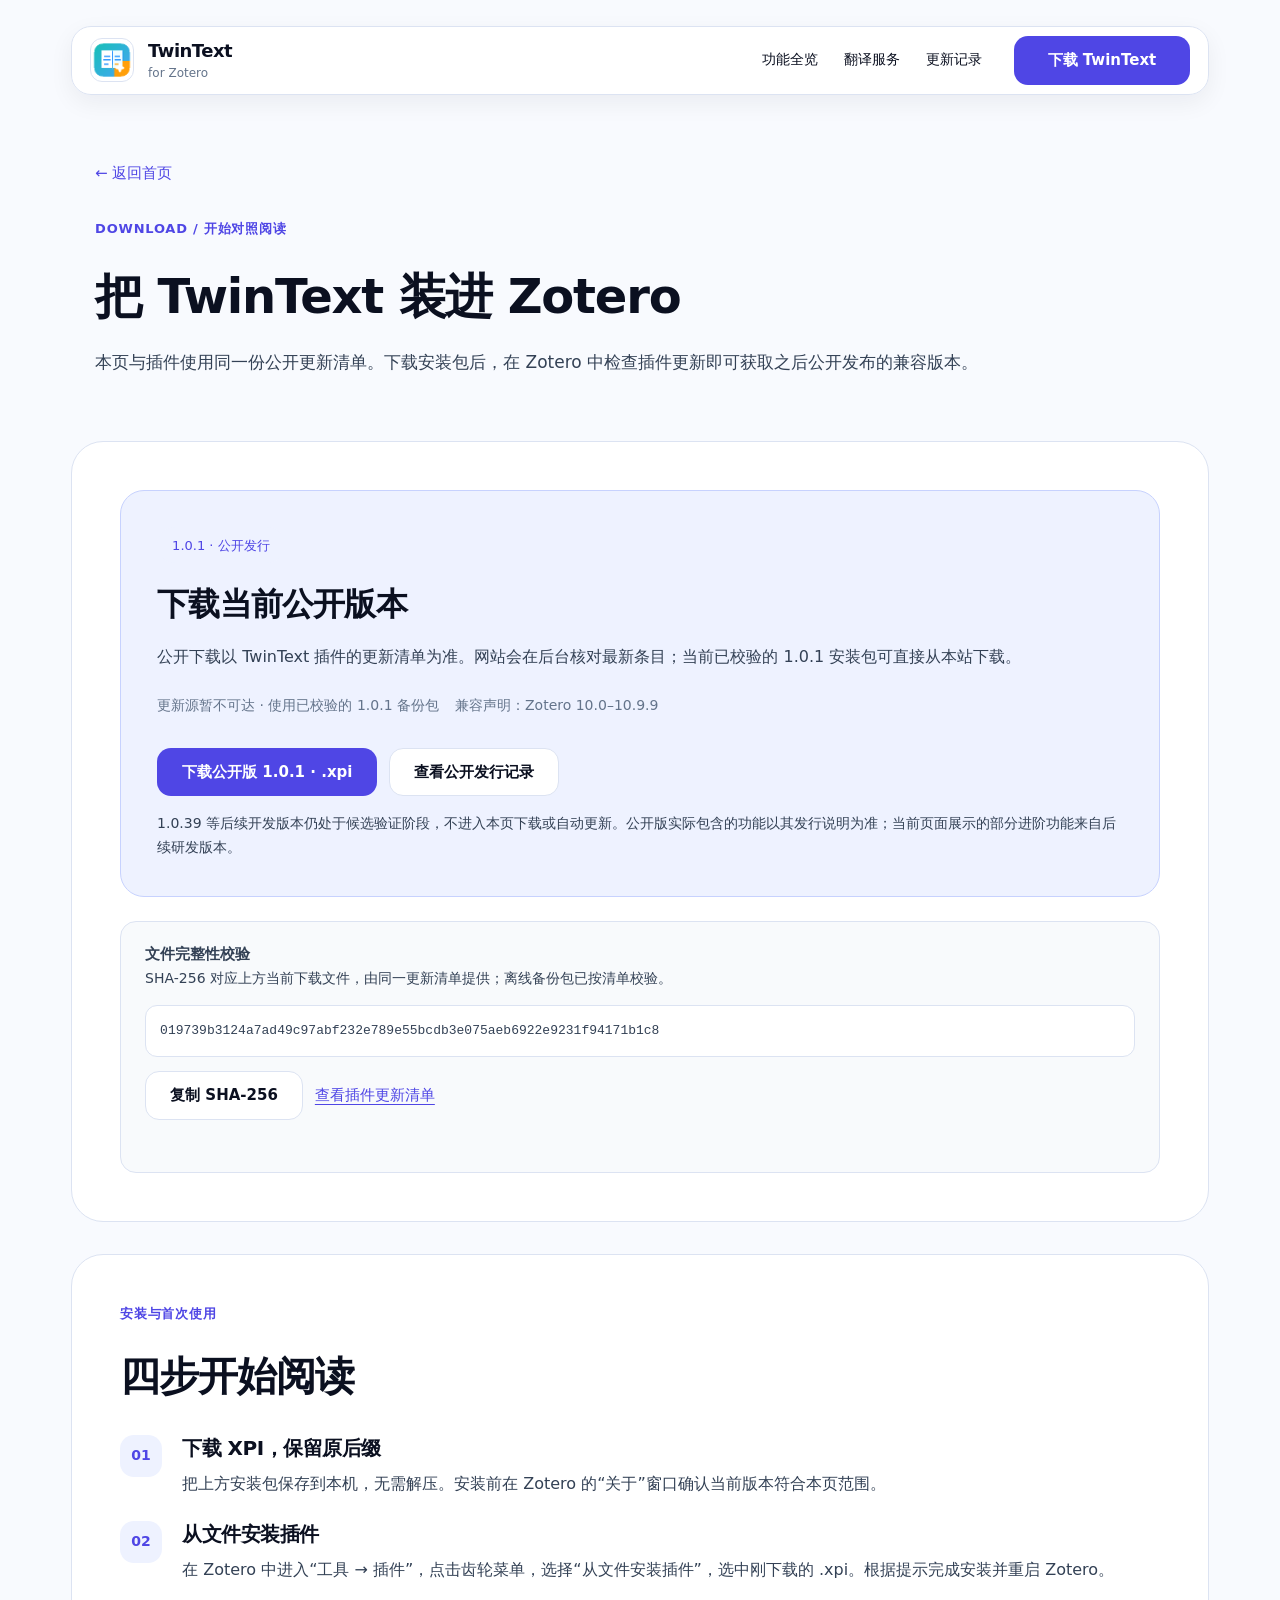
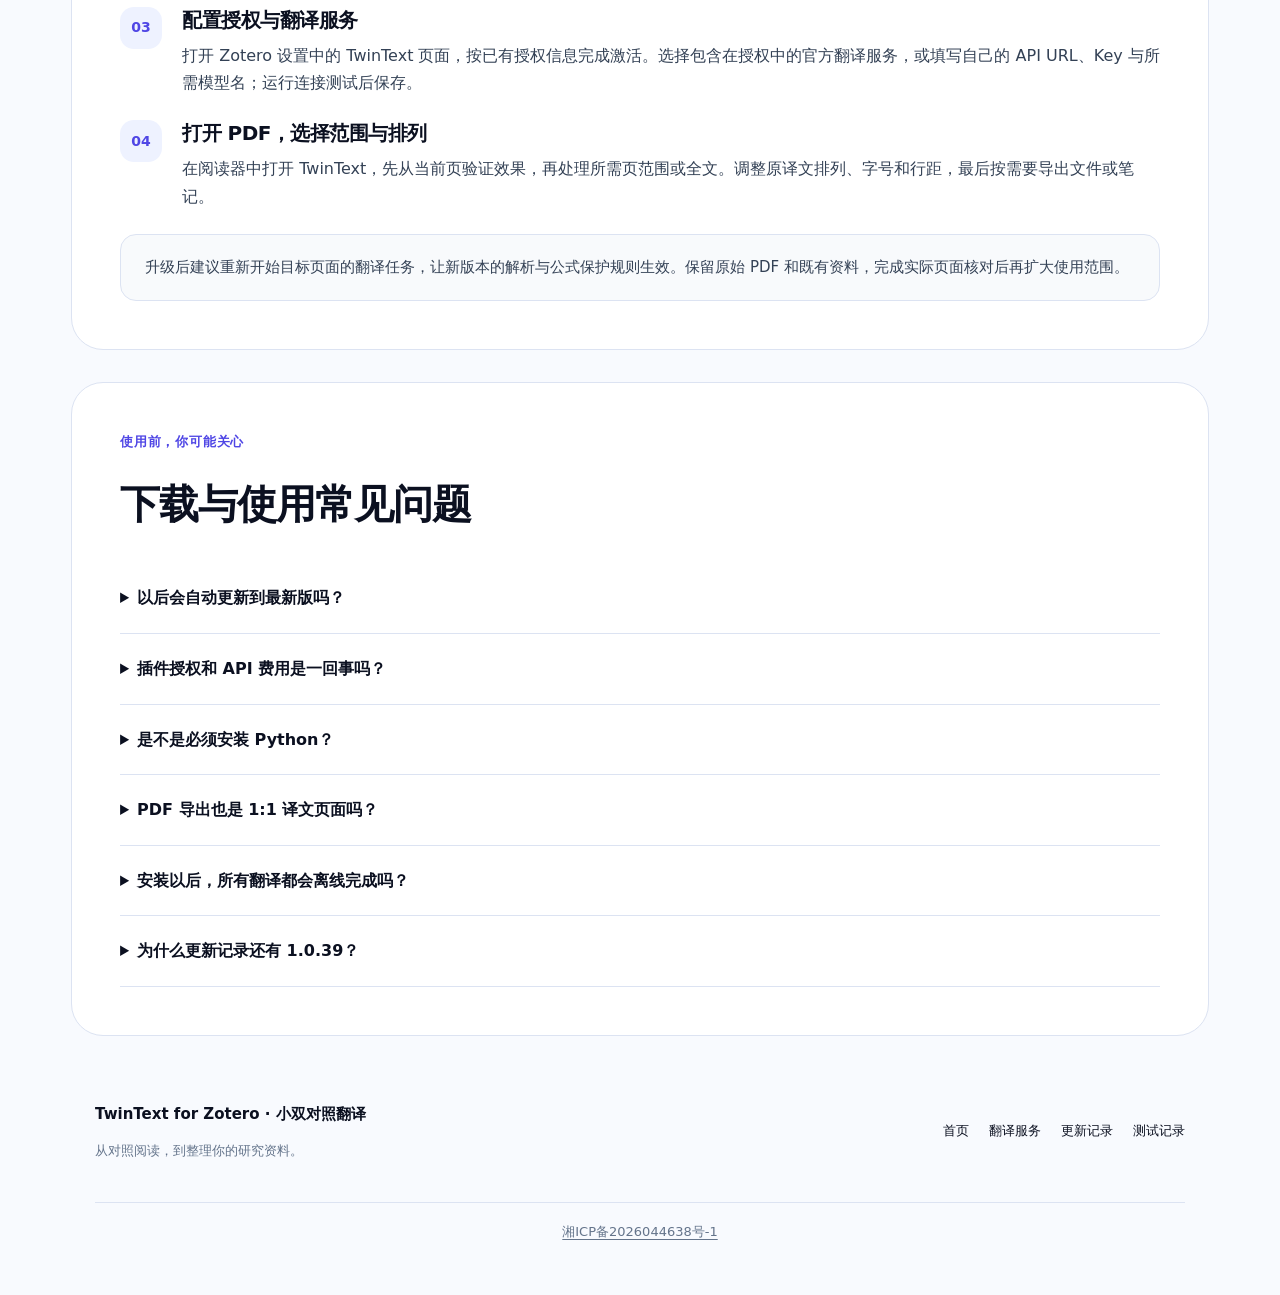
<file: download.html>
<!doctype html>
<html lang="zh-CN">
<head>
  <meta charset="utf-8"><meta name="viewport" content="width=device-width, initial-scale=1"><meta name="theme-color" content="#10162f">
  <title>下载与安装 · TwinText for Zotero</title><meta name="description" content="下载与插件更新源同步的 TwinText 公开版本，核对 Zotero 兼容范围、安装步骤与文件校验值。">
  <link rel="icon" href="assets/logo.png" type="image/png"><link rel="stylesheet" href="styles.css"><script src="app.js" defer></script><script src="release.js" defer></script>
</head>
<body>
  <a class="skip-link" href="#main">跳到主要内容</a>
  <header class="nav container"><a class="brand" href="./" aria-label="TwinText 首页"><img src="assets/logo.png" alt="" width="44" height="44"><span><strong>TwinText</strong><small>for Zotero</small></span></a><button class="menu-toggle" type="button" aria-controls="main-nav" aria-expanded="false" aria-label="打开导航菜单"><span></span><span></span><span></span></button><nav id="main-nav" aria-label="主导航"><a href="index.html#features">功能全览</a><a href="index.html#services">翻译服务</a><a href="changelog.html">更新记录</a></nav><a class="button primary nav-download" href="#download" aria-current="page">下载 TwinText</a></header>
  <main id="main" class="container subpage">
    <div class="subpage-heading"><a class="back-link" href="./">← 返回首页</a><p class="eyebrow">DOWNLOAD / 开始对照阅读</p><h1>把 TwinText 装进 Zotero</h1><p class="section-intro">本页与插件使用同一份公开更新清单。下载安装包后，在 Zotero 中检查插件更新即可获取之后公开发布的兼容版本。</p></div>
    <section id="download" class="section" aria-labelledby="download-title" data-current-release><div class="download-card"><span class="pill" id="release-badge">1.0.1 · 公开发行</span><h2 id="download-title" style="margin-top:20px">下载当前公开版本</h2><p>公开下载以 TwinText 插件的更新清单为准。网站会在后台核对最新条目；当前已校验的 1.0.1 安装包可直接从本站下载。</p><div class="download-meta"><span id="release-source">已校验公开版 1.0.1 · 本站下载</span><span id="release-compatibility">兼容声明：Zotero 10.0–10.9.9</span></div><div class="actions"><a class="button primary" id="latest-download" href="downloads/twintext-1.0.1.xpi" download="twintext-1.0.1.xpi">下载公开版 1.0.1 · .xpi</a><a class="button secondary" href="https://github.com/yiyangbyts/twintext-releases/releases" target="_blank" rel="noopener noreferrer">查看公开发行记录</a></div><p class="small">1.0.39 等后续开发版本仍处于候选验证阶段，不进入本页下载或自动更新。公开版实际包含的功能以其发行说明为准；当前页面展示的部分进阶功能来自后续研发版本。</p></div><div class="notice"><strong>文件完整性校验</strong><p class="small">SHA-256 对应上方当前下载文件，由同一更新清单提供；离线备份包已按清单校验。</p><code class="checksum" id="download-checksum">019739b3124a7ad49c97abf232e789e55bcdb3e075aeb6922e9231f94171b1c8</code><div class="actions" style="margin-top:14px"><button class="button secondary" data-copy-checksum type="button">复制 SHA-256</button><a class="text-link" href="https://raw.githubusercontent.com/yiyangbyts/twintext-releases/main/updates.json" target="_blank" rel="noopener noreferrer">查看插件更新清单</a></div><p id="copy-status" class="status-message" role="status"></p></div></section>
    <section class="section" aria-labelledby="install-title"><p class="eyebrow">安装与首次使用</p><h2 id="install-title">四步开始阅读</h2><ol class="install-steps" style="margin-top:32px"><li><div><h3>下载 XPI，保留原后缀</h3><p>把上方安装包保存到本机，无需解压。安装前在 Zotero 的“关于”窗口确认当前版本符合本页范围。</p></div></li><li><div><h3>从文件安装插件</h3><p>在 Zotero 中进入“工具 → 插件”，点击齿轮菜单，选择“从文件安装插件”，选中刚下载的 .xpi。根据提示完成安装并重启 Zotero。</p></div></li><li><div><h3>配置授权与翻译服务</h3><p>打开 Zotero 设置中的 TwinText 页面，按已有授权信息完成激活。选择包含在授权中的官方翻译服务，或填写自己的 API URL、Key 与所需模型名；运行连接测试后保存。</p></div></li><li><div><h3>打开 PDF，选择范围与排列</h3><p>在阅读器中打开 TwinText，先从当前页验证效果，再处理所需页范围或全文。调整原译文排列、字号和行距，最后按需要导出文件或笔记。</p></div></li></ol><p class="notice">升级后建议重新开始目标页面的翻译任务，让新版本的解析与公式保护规则生效。保留原始 PDF 和既有资料，完成实际页面核对后再扩大使用范围。</p></section>
    <section class="section" aria-labelledby="faq-title"><p class="eyebrow">使用前，你可能关心</p><h2 id="faq-title">下载与使用常见问题</h2><div class="faq"><details><summary>以后会自动更新到最新版吗？</summary><p>安装包已配置 TwinText 公共更新清单。新版本正式发布并写入该清单后，Zotero 的插件更新检查即可发现兼容版本；是否自动下载或安装由 Zotero 的更新设置决定。候选版不会自动推送给公开版用户。</p></details><details><summary>插件授权和 API 费用是一回事吗？</summary><p>两者分开。官方翻译服务取决于你的授权套餐及额度；接入第三方 API 时，由对应提供方管理可用性、用量与费用。本页不提供购买或支付流程。</p></details><details><summary>是不是必须安装 Python？</summary><p>标准解析和前端 PP-DocLayoutV2 WASM 方案不要求单独安装 Python。选择其他本地增强引擎时，按该引擎的运行环境要求配置；进阶解析功能以实际发行版本为准。</p></details><details><summary>PDF 导出也是 1:1 译文页面吗？</summary><p>研发版本的阅读器按原页面结构还原译文；PDF 导出把原文页面图像与按页重排的双语内容组合输出，两者形式不同。具体功能请核对公开版发行说明。</p></details><details><summary>安装以后，所有翻译都会离线完成吗？</summary><p>本地版面解析与翻译服务是两个环节。正文会发送给你选中的翻译服务；只有实际接入本地翻译服务并满足对应条件时，翻译环节才可能在本机完成。</p></details><details><summary>为什么更新记录还有 1.0.39？</summary><p>更新记录包含开发迭代和候选版，不代表均已公开发行。1.0.39 的历史验证记录在 <a class="text-link" href="evidence.html">测试范围页</a>；公开下载与 Zotero 自动更新始终以 <a class="text-link" href="https://raw.githubusercontent.com/yiyangbyts/twintext-releases/main/updates.json" target="_blank" rel="noopener noreferrer">更新清单</a>为准。</p></details></div></section>
  </main>
  <footer class="footer container"><div><strong>TwinText for Zotero · 小双对照翻译</strong><p>从对照阅读，到整理你的研究资料。</p></div><nav aria-label="页脚导航"><a href="./">首页</a><a href="index.html#services">翻译服务</a><a href="changelog.html">更新记录</a><a href="evidence.html">测试记录</a></nav><div class="icp-record"><a href="https://beian.miit.gov.cn/" target="_blank" rel="noopener noreferrer">湘ICP备2026044638号-1</a></div></footer>
</body>
</html>
</file>
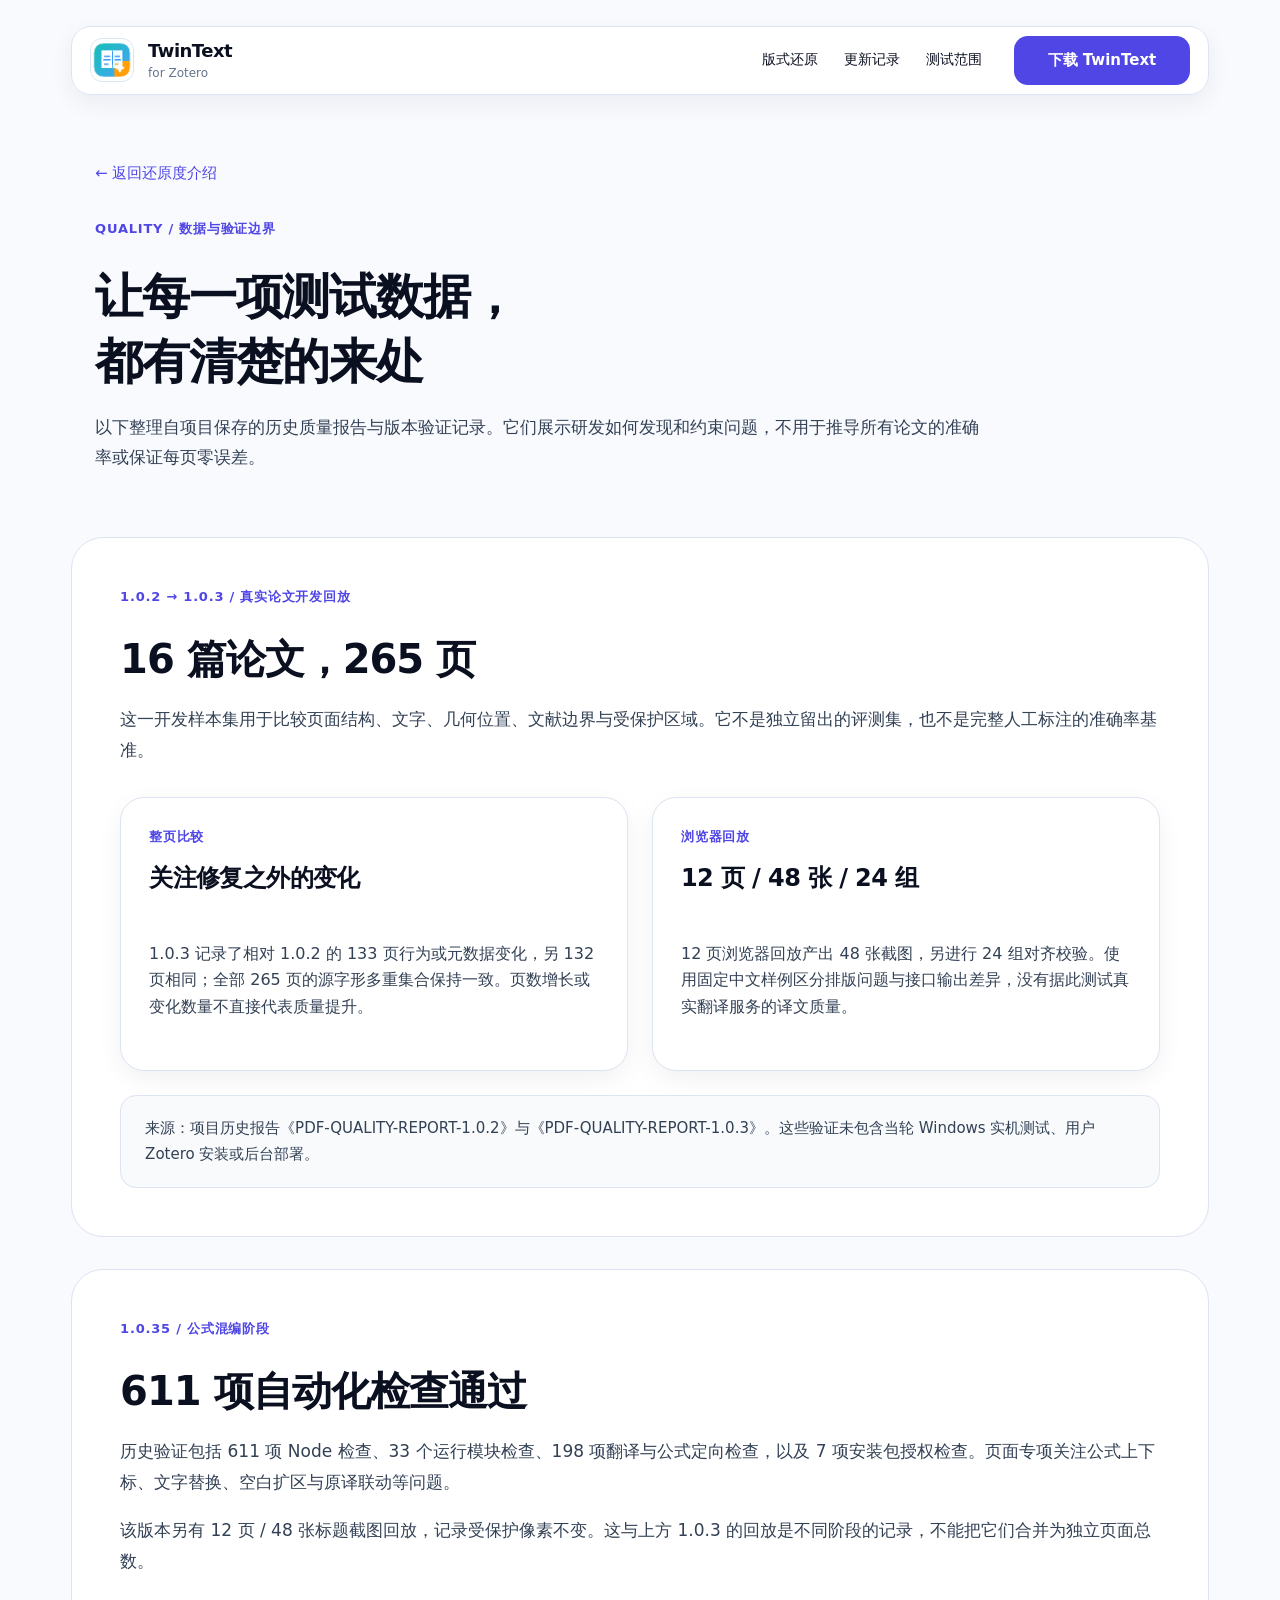
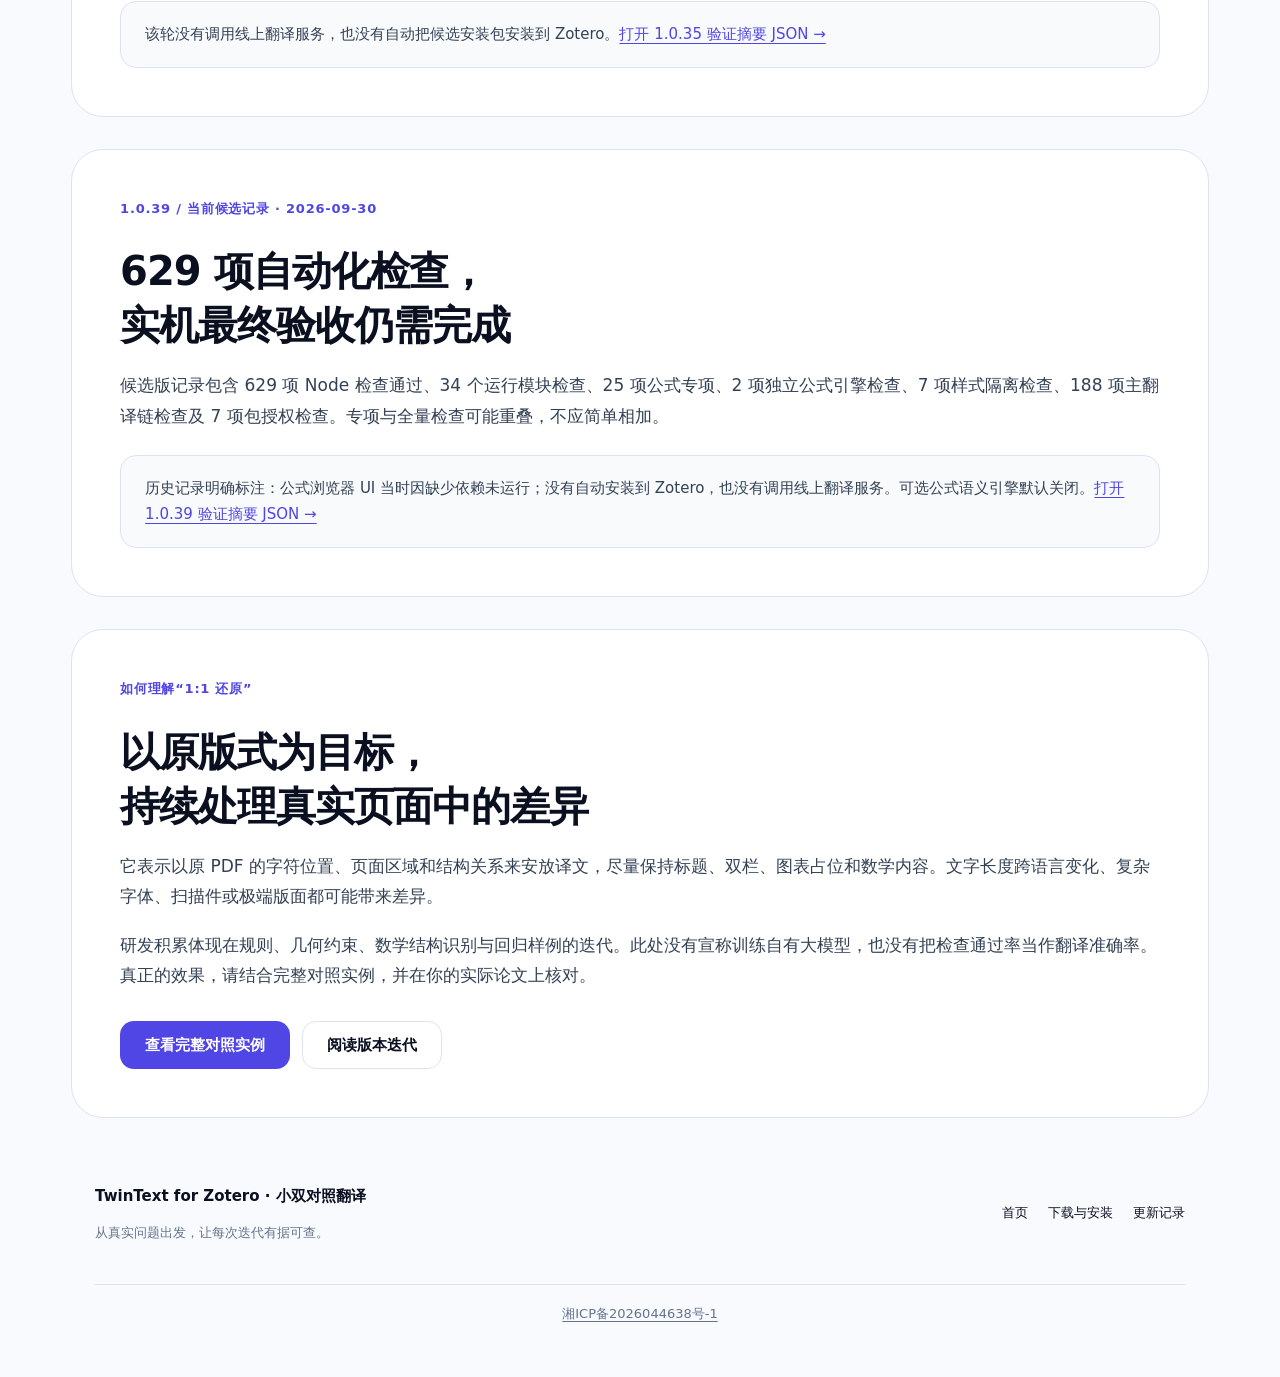
<file: evidence.html>
<!doctype html>
<html lang="zh-CN">
<head><meta charset="utf-8"><meta name="viewport" content="width=device-width, initial-scale=1"><meta name="theme-color" content="#10162f"><title>测试范围与迭代记录 · TwinText for Zotero</title><meta name="description" content="了解 TwinText 的真实论文开发回放、历史自动化检查、页面截图验证及其适用边界。"><link rel="icon" href="assets/logo.png" type="image/png"><link rel="stylesheet" href="styles.css"><script src="app.js" defer></script></head>
<body>
  <a class="skip-link" href="#main">跳到主要内容</a>
  <header class="nav container"><a class="brand" href="./" aria-label="TwinText 首页"><img src="assets/logo.png" alt="" width="44" height="44"><span><strong>TwinText</strong><small>for Zotero</small></span></a><button class="menu-toggle" type="button" aria-controls="main-nav" aria-expanded="false" aria-label="打开导航菜单"><span></span><span></span><span></span></button><nav id="main-nav" aria-label="主导航"><a href="index.html#quality">版式还原</a><a href="changelog.html">更新记录</a><a href="evidence.html" aria-current="page">测试范围</a></nav><a class="button primary nav-download" href="download.html">下载 TwinText</a></header>
  <main id="main" class="container subpage">
    <div class="subpage-heading"><a class="back-link" href="index.html#quality">← 返回还原度介绍</a><p class="eyebrow">QUALITY / 数据与验证边界</p><h1>让每一项测试数据，<br>都有清楚的来处</h1><p class="section-intro">以下整理自项目保存的历史质量报告与版本验证记录。它们展示研发如何发现和约束问题，不用于推导所有论文的准确率或保证每页零误差。</p></div>
    <section class="section" aria-labelledby="corpus-title"><p class="eyebrow">1.0.2 → 1.0.3 / 真实论文开发回放</p><h2 id="corpus-title">16 篇论文，265 页</h2><p class="section-intro">这一开发样本集用于比较页面结构、文字、几何位置、文献边界与受保护区域。它不是独立留出的评测集，也不是完整人工标注的准确率基准。</p><div class="grid two" style="margin-top:32px"><article class="feature-card"><p class="eyebrow">整页比较</p><h3>关注修复之外的变化</h3><p>1.0.3 记录了相对 1.0.2 的 133 页行为或元数据变化，另 132 页相同；全部 265 页的源字形多重集合保持一致。页数增长或变化数量不直接代表质量提升。</p></article><article class="feature-card"><p class="eyebrow">浏览器回放</p><h3>12 页 / 48 张 / 24 组</h3><p>12 页浏览器回放产出 48 张截图，另进行 24 组对齐校验。使用固定中文样例区分排版问题与接口输出差异，没有据此测试真实翻译服务的译文质量。</p></article></div><p class="notice">来源：项目历史报告《PDF-QUALITY-REPORT-1.0.2》与《PDF-QUALITY-REPORT-1.0.3》。这些验证未包含当轮 Windows 实机测试、用户 Zotero 安装或后台部署。</p></section>
    <section class="section" aria-labelledby="math-tests-title"><p class="eyebrow">1.0.35 / 公式混编阶段</p><h2 id="math-tests-title">611 项自动化检查通过</h2><p class="section-intro">历史验证包括 611 项 Node 检查、33 个运行模块检查、198 项翻译与公式定向检查，以及 7 项安装包授权检查。页面专项关注公式上下标、文字替换、空白扩区与原译联动等问题。</p><p class="section-intro">该版本另有 12 页 / 48 张标题截图回放，记录受保护像素不变。这与上方 1.0.3 的回放是不同阶段的记录，不能把它们合并为独立页面总数。</p><p class="notice">该轮没有调用线上翻译服务，也没有自动把候选安装包安装到 Zotero。<a class="text-link" href="evidence/1.0.35.json">打开 1.0.35 验证摘要 JSON →</a></p></section>
    <section class="section" aria-labelledby="current-tests-title"><p class="eyebrow">1.0.39 / 当前候选记录 · 2026-09-30</p><h2 id="current-tests-title">629 项自动化检查，<br>实机最终验收仍需完成</h2><p class="section-intro">候选版记录包含 629 项 Node 检查通过、34 个运行模块检查、25 项公式专项、2 项独立公式引擎检查、7 项样式隔离检查、188 项主翻译链检查及 7 项包授权检查。专项与全量检查可能重叠，不应简单相加。</p><p class="notice">历史记录明确标注：公式浏览器 UI 当时因缺少依赖未运行；没有自动安装到 Zotero，也没有调用线上翻译服务。可选公式语义引擎默认关闭。<a class="text-link" href="evidence/1.0.39.json">打开 1.0.39 验证摘要 JSON →</a></p></section>
    <section class="section" aria-labelledby="meaning-title"><p class="eyebrow">如何理解“1:1 还原”</p><h2 id="meaning-title">以原版式为目标，<br>持续处理真实页面中的差异</h2><p class="section-intro">它表示以原 PDF 的字符位置、页面区域和结构关系来安放译文，尽量保持标题、双栏、图表占位和数学内容。文字长度跨语言变化、复杂字体、扫描件或极端版面都可能带来差异。</p><p class="section-intro">研发积累体现在规则、几何约束、数学结构识别与回归样例的迭代。此处没有宣称训练自有大模型，也没有把检查通过率当作翻译准确率。真正的效果，请结合完整对照实例，并在你的实际论文上核对。</p><div class="actions"><a class="button primary" href="index.html#comparison">查看完整对照实例</a><a class="button secondary" href="changelog.html">阅读版本迭代</a></div></section>
  </main>
  <footer class="footer container"><div><strong>TwinText for Zotero · 小双对照翻译</strong><p>从真实问题出发，让每次迭代有据可查。</p></div><nav aria-label="页脚导航"><a href="./">首页</a><a href="download.html">下载与安装</a><a href="changelog.html">更新记录</a></nav><div class="icp-record"><a href="https://beian.miit.gov.cn/" target="_blank" rel="noopener noreferrer">湘ICP备2026044638号-1</a></div></footer>
</body>
</html>
</file>
<file: styles.css>
:root{color-scheme:light;--bg:#f8fafe;--surface:#fff;--ink:#0b1020;--text:#334155;--muted:#64748b;--brand:#4f46e5;--brand-soft:#eef2ff;--border:#dce3f2;--dark:#10162f;--cyan:#22d3ee;--radius:32px;--shadow:0 12px 28px rgb(30 41 59 / 7%);font-family:"Noto Sans SC","PingFang SC","Microsoft YaHei",system-ui,sans-serif;font-size:16px;line-height:1.7;background:var(--bg);color:var(--ink)}
*{box-sizing:border-box}html{scroll-behavior:smooth;scroll-padding-top:112px}body{margin:0;position:relative;isolation:isolate}a{color:inherit;text-decoration:none}a:hover{color:var(--brand)}button,input,select{font:inherit}button,a,input,select,summary{-webkit-tap-highlight-color:transparent}button{cursor:pointer}button:disabled{cursor:default}button:focus-visible,a:focus-visible,input:focus-visible,select:focus-visible,summary:focus-visible{outline:3px solid #0891b2;outline-offset:5px}button{color:inherit}img{display:block;max-width:100%}h1,h2,h3,h4,p,figure{margin:0}h1,h2,h3{line-height:1.35;letter-spacing:-.025em;overflow-wrap:anywhere}h2{font-size:2.5rem;font-weight:700;max-width:1100px}h3{font-size:1.5rem}p{overflow-wrap:break-word}p+p{margin-top:1em}a,button{touch-action:manipulation}.container{width:min(1280px,calc(100% - 11.11vw));margin-inline:auto}.small{font-size:.875rem}.muted{color:var(--muted)}.eyebrow{font-size:.8125rem;font-weight:700;letter-spacing:.06em;color:var(--brand);margin-bottom:24px}.section-intro{font-size:1.0625rem;line-height:1.8;color:var(--text);max-width:1120px;margin-top:18px}.grid{display:grid;gap:24px}.four{grid-template-columns:repeat(4,minmax(0,1fr))}.three{grid-template-columns:repeat(3,minmax(0,1fr))}.two{grid-template-columns:repeat(2,minmax(0,1fr))}.section{position:relative;margin-top:80px;padding:48px;background:var(--surface);border:1px solid var(--border);border-radius:var(--radius)}.section>*:not(.decoration),.hero>*:not(.decoration){position:relative;z-index:1}.dark{background:var(--dark);color:white;border-color:transparent;overflow:hidden}.dark .section-intro,.dark .lead{color:#cbd5e1}.dark .muted{color:#94a3b8}.dark .eyebrow{color:var(--cyan)}.cyan-text{color:var(--cyan)!important}.violet-text{color:#8b5cf6!important}.teal-text{color:#0891b2!important}.green-text{color:#047857!important}.pills{display:flex;gap:12px;flex-wrap:wrap;margin-top:30px}.pill{display:inline-flex;align-items:center;justify-content:center;min-height:36px;line-height:1.5;padding:8px 15px;border-radius:30px;background:var(--brand-soft);color:var(--brand);font-size:.8125rem;font-weight:500;max-width:100%}.dark .pill{background:#252b50;color:#c7d2fe}.actions{display:flex;gap:12px;align-items:center;flex-wrap:wrap;margin-top:30px}.button{display:inline-flex;justify-content:center;align-items:center;min-height:48px;padding:12px 24px;border-radius:14px;border:1px solid transparent;font-size:.9375rem;font-weight:600;line-height:1.5;transition:background .16s,box-shadow .16s,transform .16s;text-align:center}.button:hover{transform:translateY(-1px);box-shadow:0 6px 18px rgb(79 70 229 / 16%)}.primary{background:var(--brand);color:white}.primary:hover{background:#4338ca;color:white}.secondary{background:white;border-color:var(--border);color:var(--ink)}.secondary:hover{background:#f8fafc}.text-link{color:var(--brand);text-decoration:underline;text-underline-offset:4px}.decoration{position:absolute;pointer-events:none;z-index:0;max-width:none}.page-glows{position:absolute;inset:0;overflow:hidden;pointer-events:none;z-index:-1}.page-glows img{position:absolute;max-width:none}.bg-violet{left:calc(50% - 1060px);top:0}.bg-cyan{left:calc(50% + 250px);top:310px}.bg-brand{left:calc(50% + 70px);top:1570px}.bg-cyan-2{left:calc(50% - 1020px);top:5180px}.bg-export{left:calc(50% + 210px);top:8250px;opacity:.55}.skip-link{position:fixed;top:-100px;left:20px;z-index:100;background:white;padding:12px 20px;border-radius:10px}.skip-link:focus{top:12px}.nav{position:sticky;z-index:20;top:16px;margin-top:26px;min-height:68px;display:flex;align-items:center;gap:32px;padding:9px 18px;background:rgb(255 255 255 / 96%);border:1px solid var(--border);border-radius:20px;box-shadow:0 8px 24px rgb(15 23 42 / 6%);backdrop-filter:blur(16px)}.brand{display:flex;align-items:center;gap:14px;line-height:1.2;flex-shrink:0}.brand img{border:1px solid var(--border);border-radius:12px;object-fit:contain}.brand strong{display:block;font-size:1.125rem;letter-spacing:-.03em}.brand small{display:block;color:var(--muted);font-size:.75rem;margin-top:4px}.nav nav{display:flex;align-items:center;gap:26px;margin-left:auto}.nav nav a{font-size:.875rem;font-weight:500;white-space:nowrap}.nav-download{min-width:176px}.menu-toggle{display:none;border:0;background:none;width:44px;height:44px;padding:11px}.menu-toggle span{display:block;height:2px;background:var(--ink);margin:5px 0;border-radius:2px}.hero{position:relative;min-height:850px;margin-top:32px;padding:54px;border-radius:36px;display:grid;grid-template-columns:minmax(0,1fr) minmax(0,520px);gap:42px;background:linear-gradient(126deg,#10162f 9%,#1e1b4b 57%,#0b2740 95%)}.hero-glow{left:-170px;top:-250px}.hero-cyan{right:-200px;top:-60px}.hero h1{font-size:3.5rem;line-height:1.22;margin-top:28px;margin-bottom:18px;letter-spacing:-.035em}.hero .lead{font-size:1.125rem;line-height:1.75}.hero .actions{margin-top:28px}.hero .small{margin-top:14px}.hero .pills{gap:10px}.hero-copy{padding-top:0}.product-visual{height:680px;margin-top:16px;min-width:0}.product-frame{height:650px;border:1px solid #4b556f;border-radius:24px;overflow:hidden;box-shadow:0 28px 60px rgb(0 0 0 / 34%);position:relative;background:white}.product-frame img{position:absolute;max-width:none;width:167.68%;height:100%;left:20.54%;top:0}.product-tag{position:absolute;bottom:16px;left:8.5%;right:8.5%;background:white;color:var(--ink);border-radius:18px;padding:16px 18px;box-shadow:0 10px 30px rgb(0 0 0 / 18%)}.product-tag strong{font-size:.9375rem}.product-tag p{font-size:.8125rem;line-height:1.6;color:var(--text);margin-top:8px}.intro{margin-top:72px;padding:0 24px}.benefits{margin-top:42px;gap:16px}.benefit{padding:22px;background:white;border:1px solid var(--border);border-radius:24px;box-shadow:var(--shadow);min-height:228px}.index{display:inline-grid;place-items:center;width:42px;height:42px;border-radius:14px;background:var(--brand-soft);color:var(--brand);font-size:.8125rem;font-weight:700}.benefit h3{font-size:1.3125rem;margin-top:14px}.benefit p{font-size:.9375rem;line-height:1.7;color:var(--text);margin-top:10px}.comparison .pills{margin-top:28px}.comparison-figure{margin-top:38px}.image-button{display:block;position:relative;border:1px solid var(--border);border-radius:20px;padding:0;background:white;width:100%;overflow:hidden;box-shadow:0 16px 36px rgb(15 23 42 / 8%)}.image-button img{width:100%;height:auto}.zoom-hint{position:absolute;bottom:16px;right:16px;background:rgb(11 16 32 / 82%);color:white;border-radius:20px;padding:6px 14px;font-size:.8125rem;opacity:0;transition:opacity .2s}.image-button:hover .zoom-hint,.image-button:focus-visible .zoom-hint{opacity:1}figcaption{font-size:.8125rem;color:var(--muted);text-align:center;margin-top:18px;line-height:1.6}.proof{min-height:730px}.proof-glow{right:-250px;top:-250px}.stats{margin-top:44px;gap:56px}.stat{background:#171d36;border:1px solid #303a60;border-radius:20px;padding:22px;min-height:174px}.stat .number{font-size:1.875rem;font-weight:700;color:var(--cyan);line-height:1.35}.stat:nth-child(2) .number{color:#a5b4fc}.stat:nth-child(3) .number{color:#86efac}.stat h3{font-size:1rem;margin-top:6px}.stat p{font-size:.875rem;color:#cbd5e1;margin-top:10px;line-height:1.6}.iteration-title{font-size:1.125rem;margin-top:42px}.iteration{display:grid;grid-template-columns:repeat(4,minmax(0,1fr));gap:26px;margin-top:22px;list-style:none;padding:0}.iteration li{border:1px solid #303a60;border-radius:16px;background:#202746;min-height:92px;padding:20px 16px;display:flex;gap:16px;font-size:.875rem}.iteration li b{color:var(--cyan)}.proof-footnote{font-size:.8125rem;line-height:1.7;color:#94a3b8;margin-top:24px}.proof-footnote a{color:#c7d2fe;text-decoration:underline;text-underline-offset:3px}.formula{min-height:900px;display:grid;grid-template-columns:1fr 1.02fr;gap:56px;align-items:start}.math-glow{right:-180px;top:20px}.formula .pills{gap:8px}.formula-copy{padding-top:2px}.formula h2{font-size:2.5rem}.formula figure{margin-top:28px}.formula .image-button{background:#fff;border-color:#3b456b;border-radius:22px}.formula figure img{aspect-ratio:562/674;object-fit:contain}.formula figcaption{color:#94a3b8}.formula-demo{margin-top:38px;border:1px solid #303a60;background:#171d36;border-radius:24px;padding:28px;color:#e2e8f0;min-height:380px}.equations{font:1.75rem/1.8 "Cambria Math","STIX Two Math","Times New Roman",serif;text-align:center;padding:40px 0;border-bottom:1px solid #303a60;margin-bottom:24px;color:white}.formula-demo .small{color:#cbd5e1;line-height:1.8}.capabilities,.exports{padding:72px}.capability-grid{max-width:1008px;margin:72px auto 56px}.feature-card{padding:28px;border:1px solid var(--border);border-radius:24px;box-shadow:0 8px 28px -4px rgb(15 24 45 / 8%);background:white;min-height:274px;display:flex;flex-direction:column;gap:14px}.feature-card .eyebrow{margin:0}.feature-card h3{font-size:1.5rem;min-height:2.7em}.feature-card p:last-child{font-size:1rem;color:var(--text);line-height:1.65}.services{padding-bottom:60px}.service-cards{margin-top:64px;gap:16px;grid-template-columns:.96fr 1.04fr}.service-card{padding:24px;border:1px solid var(--border);border-radius:24px;background:#f7f8ff;min-height:520px;display:flex;align-items:flex-start;flex-direction:column}.service-card:nth-child(2){background:#f8fafc}.service-card h3{font-size:1.625rem;margin-top:20px}.service-card>p{color:var(--text);margin-top:16px;font-size:.9375rem;min-height:90px}.service-points{list-style:none;padding:24px 0 0;margin:20px 0 0;border-top:1px solid var(--border);width:100%;font-size:.875rem}.service-points li{margin-bottom:14px;display:flex;gap:10px}.service-points li::before{content:"✓";color:var(--brand);font-weight:bold}.service-card .service-audience{margin-top:auto;padding-top:26px;min-height:auto;font-size:.8125rem;color:var(--muted)}.service-note{font-size:.875rem;color:var(--text);padding:30px 24px 0}.reading{background:var(--brand-soft);border-color:transparent}.mode-grid{margin-top:60px;gap:32px}.mode-card{display:block;text-align:left;width:100%;border:1px solid var(--border);background:white;border-radius:20px;padding:22px;min-height:182px;transition:border-color .2s,box-shadow .2s}.mode-card[aria-pressed="true"]{border-color:var(--brand);box-shadow:0 0 0 2px var(--brand)}.mode-card img{width:12px;height:12px;margin-bottom:22px}.mode-card h3{font-size:1.125rem}.mode-card p{font-size:.875rem;line-height:1.65;margin-top:10px;color:var(--text)}.reading-controls{margin-top:66px;background:#f8fafc;border:1px solid var(--border);border-radius:20px;padding:28px}.reading-controls>p{margin-top:10px;color:var(--text);font-size:.875rem}.control-grid{margin-top:24px;gap:16px}.control{border:1px solid var(--border);border-radius:14px;padding:16px 18px;background:white;min-width:0}.control label{display:block;color:var(--brand);font-size:.8125rem;font-weight:600}.control select{display:block;width:100%;border:0;background:transparent;padding:6px 0;color:var(--ink);font-size:1rem}.control input[type=range]{width:100%;accent-color:var(--brand)}.control output{font-variant-numeric:tabular-nums;color:var(--text);font-size:.8125rem}.control small{color:var(--muted);display:block;font-size:.8125rem}.range-label{display:flex!important;justify-content:space-between;gap:8px}.reading-demo{margin-top:24px;border-radius:16px;border:1px solid var(--border);overflow:hidden;background:#fff}.demo-bar{padding:10px 18px;border-bottom:1px solid var(--border);color:var(--muted);font-size:.8125rem;display:flex;justify-content:space-between;gap:12px}.demo-pages{display:grid;grid-template-columns:repeat(2,minmax(0,1fr));--reader-size:1rem;--reader-line:1.8;--reader-font:inherit}.demo-page{padding:24px;font-size:var(--reader-size);line-height:var(--reader-line);font-family:var(--reader-font);min-width:0}.demo-page h4{margin:0 0 12px;font-size:1em;color:var(--brand)}.demo-page p{line-height:inherit}.demo-source{border-right:1px solid var(--border)}.demo-pages[data-layout=vertical]{grid-template-columns:1fr}.demo-pages[data-layout=vertical] .demo-source{border-right:0;border-bottom:1px solid var(--border)}.demo-pages[data-layout=translation] .demo-source{display:none}.demo-pages[data-layout=translation]{grid-template-columns:1fr}.demo-pages[data-pane=primary] .demo-translation{order:-1}.demo-pages[data-density=compact] .demo-page{padding:16px}.demo-pages[data-density=relaxed] .demo-page{padding:32px}.export-flow{padding:28px 34px;background:var(--brand-soft);border-radius:18px;margin-top:34px}.export-flow strong{display:block;font-size:1.375rem;line-height:1.6;color:var(--brand)}.export-flow p{font-size:.875rem;color:var(--text);margin-top:8px}.export-grid{max-width:1008px;margin:54px auto}.export-note{max-width:1008px;padding:28px;background:#f8fafc;border:1px solid var(--border);border-radius:18px;margin:66px auto 48px}.export-note h3{font-size:1.5rem}.export-note p{color:var(--text);margin-top:14px}.workflow{min-height:720px}.workflow-grid{margin-top:64px;gap:28px}.workflow-card{padding:28px 24px;background:#f8fafc;border:1px solid var(--border);border-radius:22px;display:flex;flex-direction:column;min-height:272px}.workflow-card:nth-child(2){background:#f7f8ff}.workflow-card h3{font-size:1.25rem}.workflow-card p{font-size:.9375rem;color:var(--text);margin-top:24px}.workflow-card strong{font-size:.875rem;color:#047857;font-weight:500;margin-top:auto;padding-top:24px}.workflow-card:nth-child(2) strong{color:var(--brand)}.history{display:grid;grid-template-columns:360px minmax(0,1fr);gap:64px}.history h2{font-size:2.125rem;line-height:1.4}.history .section-intro{font-size:1rem}.history .text-link{display:inline-block;margin-top:30px;font-size:.875rem}.release-list{display:flex;flex-direction:column;gap:16px;list-style:none;margin:0;padding:0}.release{border:1px solid var(--border);border-radius:18px;padding:18px 20px;background:#fbfcff}.release:first-child{background:#f7f8ff;border-color:#c7d2fe}.release-heading{display:flex;align-items:center;gap:14px;flex-wrap:wrap}.release-heading img{width:12px;height:12px;flex-shrink:0}.release-version{font-weight:700;color:var(--brand);font-size:.875rem;min-width:60px}.release-heading h3{font-size:1rem;letter-spacing:0}.release p{margin-top:10px;font-size:.875rem;line-height:1.65;color:var(--text)}.release .pill{min-height:24px;padding:3px 9px;font-size:.75rem}.cta{min-height:520px;padding:62px;margin-bottom:0}.cta-glow{right:-190px;top:-190px}.cta-cyan{left:-220px;top:100px}.cta-logo{width:72px;height:72px;border-radius:18px;margin-bottom:28px}.cta h2{max-width:900px;line-height:1.4}.cta .section-intro{max-width:860px}.footer{display:flex;justify-content:space-between;gap:40px;padding:64px 24px 52px;align-items:center}.footer strong{font-size:.9375rem}.footer p{font-size:.8125rem;color:var(--muted);margin-top:12px}.footer nav{display:flex;gap:20px;flex-wrap:wrap;font-size:.8125rem}.lightbox{border:0;background:#10162f;color:white;border-radius:20px;max-width:min(1500px,96vw);max-height:94dvh;padding:16px;width:fit-content}.lightbox::backdrop{background:rgb(4 8 20 / 85%);backdrop-filter:blur(8px)}.lightbox:not([open]){display:none}.lightbox figure{margin-top:12px}.lightbox img{max-height:76dvh;width:auto;object-fit:contain;margin-inline:auto}.lightbox figcaption{color:#e2e8f0;max-width:1100px;margin-inline:auto}.lightbox-close{display:block;margin-left:auto;background:white;color:var(--ink);min-height:44px;padding:8px 20px}.subpage{padding-top:64px}.subpage-heading{padding:0 24px 32px}.subpage-heading h1{font-size:3rem;line-height:1.35}.subpage-heading .section-intro{max-width:900px}.subpage .section{margin-top:32px}.download-card{padding:36px;background:var(--brand-soft);border:1px solid #c7d2fe;border-radius:24px}.download-card h2{font-size:2rem}.download-card p{color:var(--text);margin-top:16px}.download-meta{display:flex;gap:16px;flex-wrap:wrap;font-size:.875rem;color:var(--muted);margin-top:24px}.checksum{overflow-wrap:anywhere;font-size:.8125rem;line-height:1.7;display:block;padding:14px;background:white;border:1px solid var(--border);border-radius:12px;margin-top:14px}.install-steps{list-style:none;counter-reset:steps;padding:0;display:grid;gap:24px}.install-steps li{counter-increment:steps;display:grid;grid-template-columns:42px 1fr;gap:20px}.install-steps li::before{content:counter(steps,decimal-leading-zero);display:grid;place-items:center;background:var(--brand-soft);color:var(--brand);border-radius:14px;height:42px;font-size:.875rem;font-weight:bold}.install-steps h3{font-size:1.25rem}.install-steps p{color:var(--text);margin-top:8px}.faq{margin-top:32px}.faq details{padding:22px 0;border-bottom:1px solid var(--border)}.faq summary{cursor:pointer;font-weight:600;line-height:1.6}.faq details p{color:var(--text);margin-top:14px;max-width:1000px}.release-full{margin-top:30px}.release-full details{background:white;border:1px solid var(--border);border-radius:20px;padding:24px;margin-top:16px}.release-full summary{cursor:pointer;font-weight:700;font-size:1.125rem}.release-full time{font-size:.875rem;color:var(--muted);font-weight:400;display:inline-block;margin-left:16px}.release-full details p,.release-full details ul{margin-top:20px;color:var(--text)}.release-full li+li{margin-top:8px}.release-full .release-status{display:inline-block;font-size:.8125rem;color:var(--brand);margin-left:14px}.back-link{display:inline-block;margin-bottom:32px;color:var(--brand);font-size:.9375rem}.mobile-break{display:none}.notice{padding:20px 24px;border:1px solid var(--border);border-radius:16px;background:#f8fafc;color:var(--text);font-size:.9375rem;margin-top:24px}.status-message{min-height:24px;color:var(--brand);font-size:.875rem;margin-top:8px}
@media(min-width:1440px){.hero h1{white-space:nowrap}.hero-copy{width:605px}.hero{grid-template-columns:minmax(0,1fr) 520px}.hero .lead{max-width:605px}.hero .pills{max-width:600px}.hero .actions{margin-top:28px}}
@media(max-width:1200px){.nav{gap:18px}.nav nav{gap:18px}.nav-download{min-width:150px}.hero{padding:42px;gap:28px;min-height:780px;grid-template-columns:1.12fr 1fr}.hero h1{font-size:2.7rem}.hero .lead{font-size:1.0625rem}.product-frame{height:610px}.product-visual{height:640px}.four{grid-template-columns:repeat(2,minmax(0,1fr))}h2{font-size:2.125rem}.section{padding:40px}.capabilities,.exports{padding:56px 40px}.formula{gap:32px}.formula h2{font-size:2.125rem}.stats{gap:24px}.history{grid-template-columns:300px minmax(0,1fr);gap:36px}.feature-card{padding:24px}.feature-card h3{font-size:1.3rem}.mode-grid{gap:20px}.cta{padding:52px}.footer{align-items:flex-start}.footer nav{max-width:320px}}
@media(max-width:950px){.container{width:calc(100% - 48px)}.nav nav{display:none;position:absolute;top:calc(100% + 10px);left:0;right:0;padding:16px;border-radius:18px;border:1px solid var(--border);background:white;box-shadow:var(--shadow)}.nav nav.is-open{display:flex;flex-direction:column;align-items:stretch;gap:0}.nav nav a{padding:13px 16px;border-radius:10px}.nav nav a:hover{background:var(--brand-soft)}.menu-toggle{display:block;margin-left:auto;order:3}.nav-download{margin-left:auto}.nav{gap:12px}.hero{grid-template-columns:1fr;min-height:0;gap:36px;padding:44px}.hero-copy{max-width:650px}.hero h1{font-size:3.25rem}.product-visual{width:min(520px,100%);height:650px;margin:0 auto}.product-frame{height:620px}.three{grid-template-columns:repeat(2,minmax(0,1fr))}.stats{grid-template-columns:repeat(3,minmax(0,1fr));gap:14px}.stat{padding:18px}.stat .number{font-size:1.5rem}.iteration{grid-template-columns:repeat(2,minmax(0,1fr))}.formula{grid-template-columns:1fr;min-height:0;gap:32px}.formula figure{max-width:562px;width:100%;margin:0 auto}.formula-demo{min-height:0}.service-cards{grid-template-columns:1fr}.service-card{min-height:0}.service-card>p{min-height:0}.service-card .service-audience{padding-top:20px}.history{grid-template-columns:1fr}.history h2{max-width:660px}.history .section-intro{max-width:720px}.footer{flex-direction:column;gap:26px}.footer nav{max-width:none}.workflow-grid{grid-template-columns:1fr}.workflow-card{min-height:0}.capability-grid,.export-grid{margin-top:44px;margin-bottom:24px}.export-grid{grid-template-columns:1fr}.feature-card h3{min-height:0}.feature-card{min-height:0}.workflow{min-height:0}.cta{min-height:0}.mobile-break{display:block}}
@media(max-width:600px){.container{width:calc(100% - 32px)}.nav{top:10px;margin-top:14px;padding:8px 10px;min-height:64px;border-radius:16px}.brand{gap:9px}.brand img{width:38px;height:38px}.brand strong{font-size:1rem}.brand small{font-size:.75rem}.nav-download{min-width:0;padding:10px 12px;font-size:.8125rem;min-height:44px}.menu-toggle{width:38px;padding:8px}.hero{margin-top:20px;border-radius:26px;padding:30px 24px;gap:32px}.hero h1{font-size:clamp(1.8rem,7.3vw,2.65rem);margin-top:26px;line-height:1.35;letter-spacing:-.045em}.hero .lead{font-size:1rem;line-height:1.85}.hero .pill{font-size:.75rem;padding:7px 10px}.hero .pills{gap:8px;margin-top:22px}.hero .actions{gap:10px}.hero .actions .button{padding-inline:18px;font-size:.875rem}.hero .small{font-size:.8125rem}.product-visual{height:450px}.product-frame{height:420px;border-radius:18px}.product-tag{bottom:0;left:5%;right:5%;padding:14px}.product-tag strong{font-size:.875rem}.product-tag p{font-size:.8125rem}.intro{margin-top:48px;padding:0 8px}.eyebrow{font-size:.75rem;margin-bottom:18px}h2,.formula h2,.history h2{font-size:1.75rem;line-height:1.5}.section-intro{font-size:1rem;line-height:1.8}.desktop-break{display:none}.four,.three,.two{grid-template-columns:1fr}.benefits{margin-top:26px;gap:14px}.benefit{min-height:0;padding:22px}.benefit h3{font-size:1.1875rem}.section{margin-top:40px;padding:28px 22px;border-radius:24px}.section .pills{gap:8px;margin-top:22px}.section .pill{font-size:.75rem;padding:7px 11px}.comparison-figure{margin-top:26px}.image-button{border-radius:12px}.comparison .image-button{margin-inline:-12px;width:calc(100% + 24px)}.zoom-hint{font-size:.75rem;padding:4px 9px;right:6px;bottom:6px;opacity:1}.comparison figcaption{font-size:.75rem;margin-top:14px}.proof{min-height:0}.stats{margin-top:30px;grid-template-columns:1fr;gap:14px}.stat{min-height:0;padding:22px}.stat .number{font-size:1.875rem}.stat p{font-size:.875rem}.iteration{gap:12px;grid-template-columns:1fr}.iteration li{min-height:64px;align-items:center;padding:15px 18px}.iteration-title{margin-top:30px;line-height:1.65}.proof-footnote{font-size:.75rem}.formula-demo{margin-top:28px;padding:22px}.equations{font-size:1.5rem;padding:28px 0}.formula figcaption{font-size:.75rem}.capability-grid{margin:32px 0 0;gap:16px}.feature-card{padding:24px;gap:12px}.feature-card h3{font-size:1.375rem}.service-cards{margin-top:32px}.service-card{padding:22px}.service-card h3{font-size:1.375rem}.service-card>p{font-size:1rem}.service-points{font-size:.875rem}.service-note{padding:24px 0 0}.mode-grid{margin-top:32px;grid-template-columns:1fr;gap:14px}.mode-card{min-height:0;padding:22px}.mode-card img{margin-bottom:14px}.reading-controls{margin-top:30px;padding:20px 16px}.reading-controls h3{font-size:1.375rem}.control-grid{gap:12px}.control{padding:14px 16px}.demo-pages{grid-template-columns:1fr}.demo-source{border-right:0;border-bottom:1px solid var(--border)}.demo-page{padding:18px}.demo-bar{padding:10px 14px;flex-wrap:wrap}.export-flow{margin-top:26px;padding:22px}.export-flow strong{font-size:1.125rem}.export-grid{margin:26px 0;gap:16px}.export-note{margin:28px 0 0;padding:22px}.export-note h3{font-size:1.25rem}.export-note p{font-size:1rem}.workflow-grid{margin-top:32px;gap:16px}.workflow-card{padding:24px}.workflow-card p{margin-top:16px;font-size:1rem}.history{gap:28px}.release{padding:18px 16px}.release-heading{gap:10px}.release-heading h3{flex-basis:100%;font-size:1rem}.release p{font-size:.875rem}.cta{padding:32px 24px}.cta h2{font-size:1.75rem}.cta-logo{width:60px;height:60px;margin-bottom:24px}.footer{padding:40px 8px 32px}.footer nav{gap:16px}.lightbox{padding:12px;border-radius:14px}.lightbox img{max-height:74dvh}.subpage{padding-top:38px}.subpage-heading{padding:0 8px 20px}.subpage-heading h1{font-size:2.1rem}.download-card{padding:24px}.download-card h2{font-size:1.625rem}.install-steps li{gap:14px}.release-full details{padding:22px 18px}.release-full time{display:block;margin:8px 0 0}.release-full .release-status{margin-left:8px;font-size:.75rem}.notice{padding:18px}.subpage .section{margin-top:24px}}
@media(prefers-reduced-motion:reduce){html{scroll-behavior:auto}*,*::before,*::after{transition:none!important;animation:none!important}}
.reader-mobile-hint{display:none}.demo-pages:focus-visible{outline:3px solid #0891b2;outline-offset:-3px}
.footer{flex-wrap:wrap}.icp-record{flex:0 0 100%;border-top:1px solid var(--border);padding-top:18px;text-align:center;color:var(--muted);font-size:.8125rem}.icp-record a{text-decoration:underline;text-underline-offset:3px}
@media(max-width:600px){.reader-mobile-hint{display:block}.demo-pages[data-layout=horizontal]{grid-template-columns:repeat(2,minmax(220px,1fr));overflow-x:auto;overscroll-behavior-x:contain}.demo-pages[data-layout=horizontal] .demo-source{border-right:1px solid var(--border);border-bottom:0}}
@media print{.nav,.page-glows,.actions,.lightbox,.menu-toggle,.image-button .zoom-hint{display:none!important}.container{width:100%}.section{break-inside:avoid;margin-top:24px}.dark{background:#fff!important;color:#000!important}.dark p,.dark .lead,.dark .section-intro{color:#222!important}.decoration{display:none}.hero{display:block;min-height:0}.product-visual{display:none}a{text-decoration:underline}.footer{padding:24px}}
</file>
